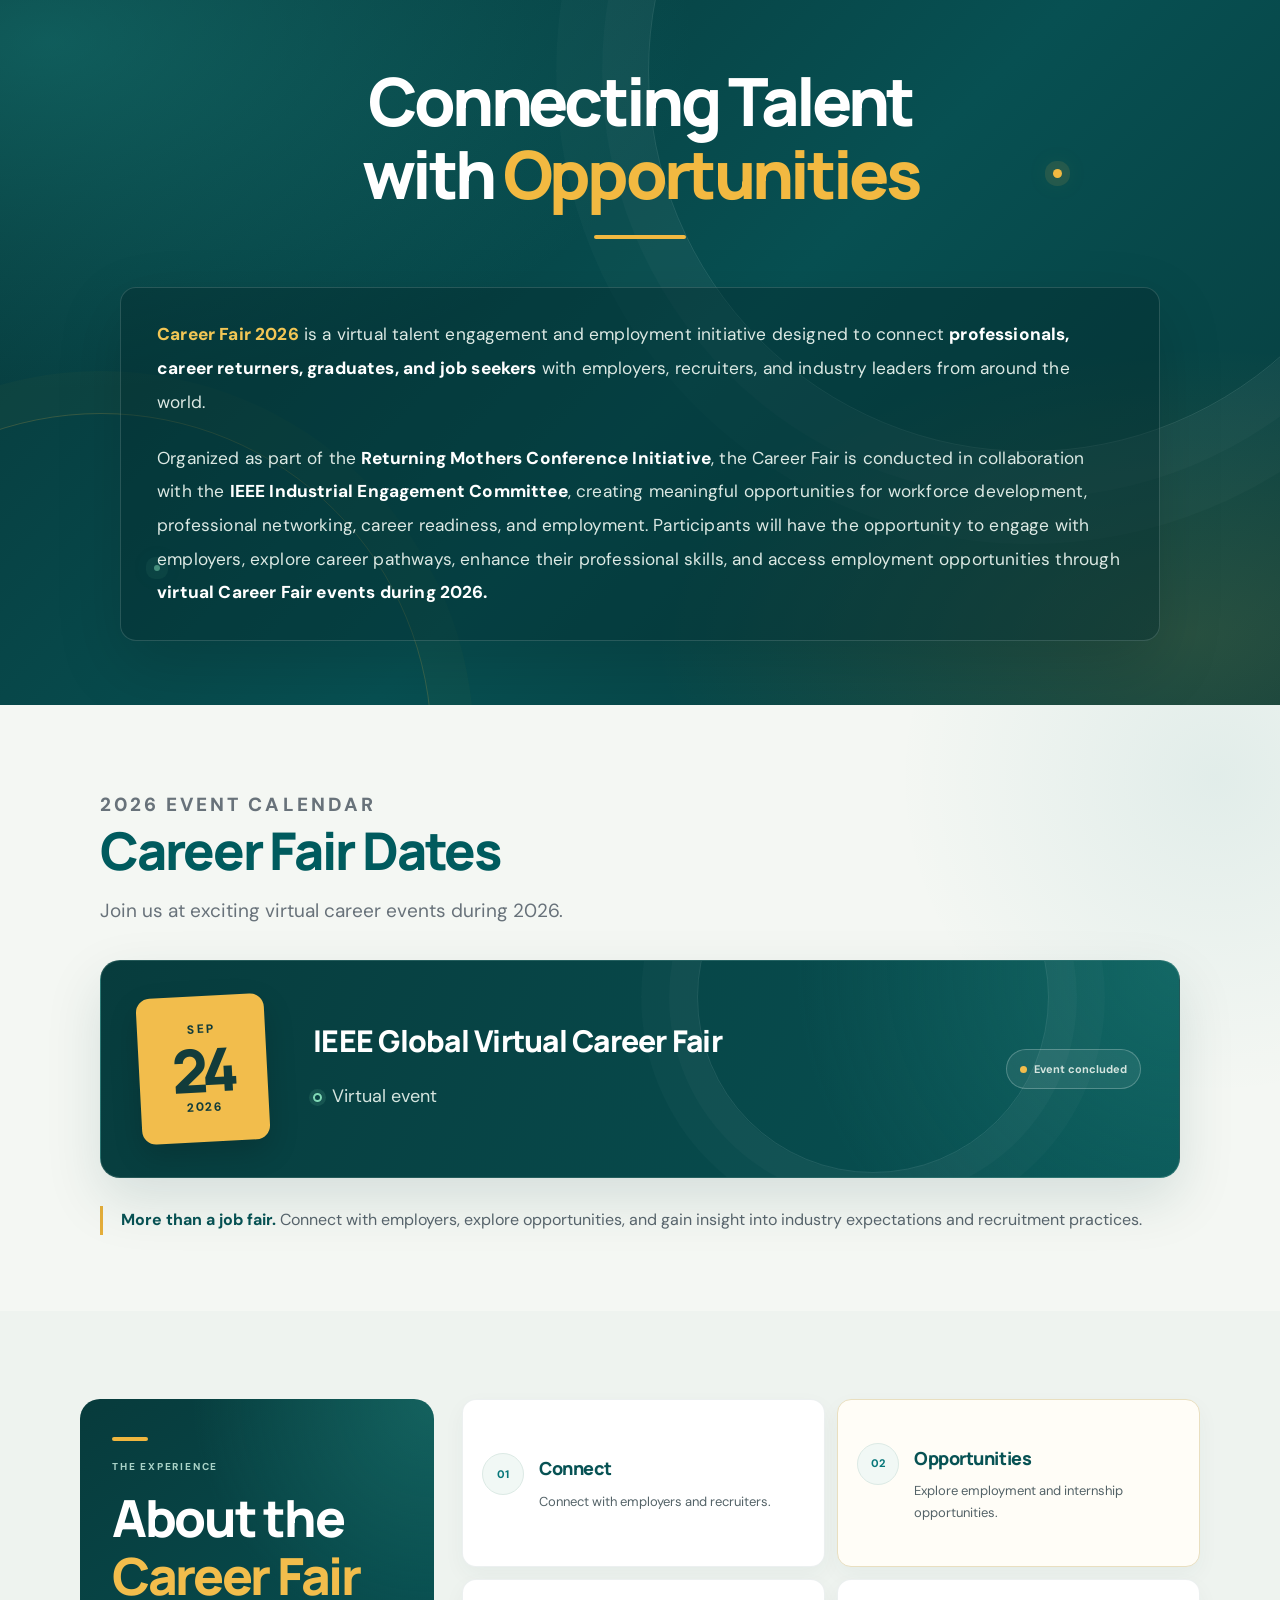
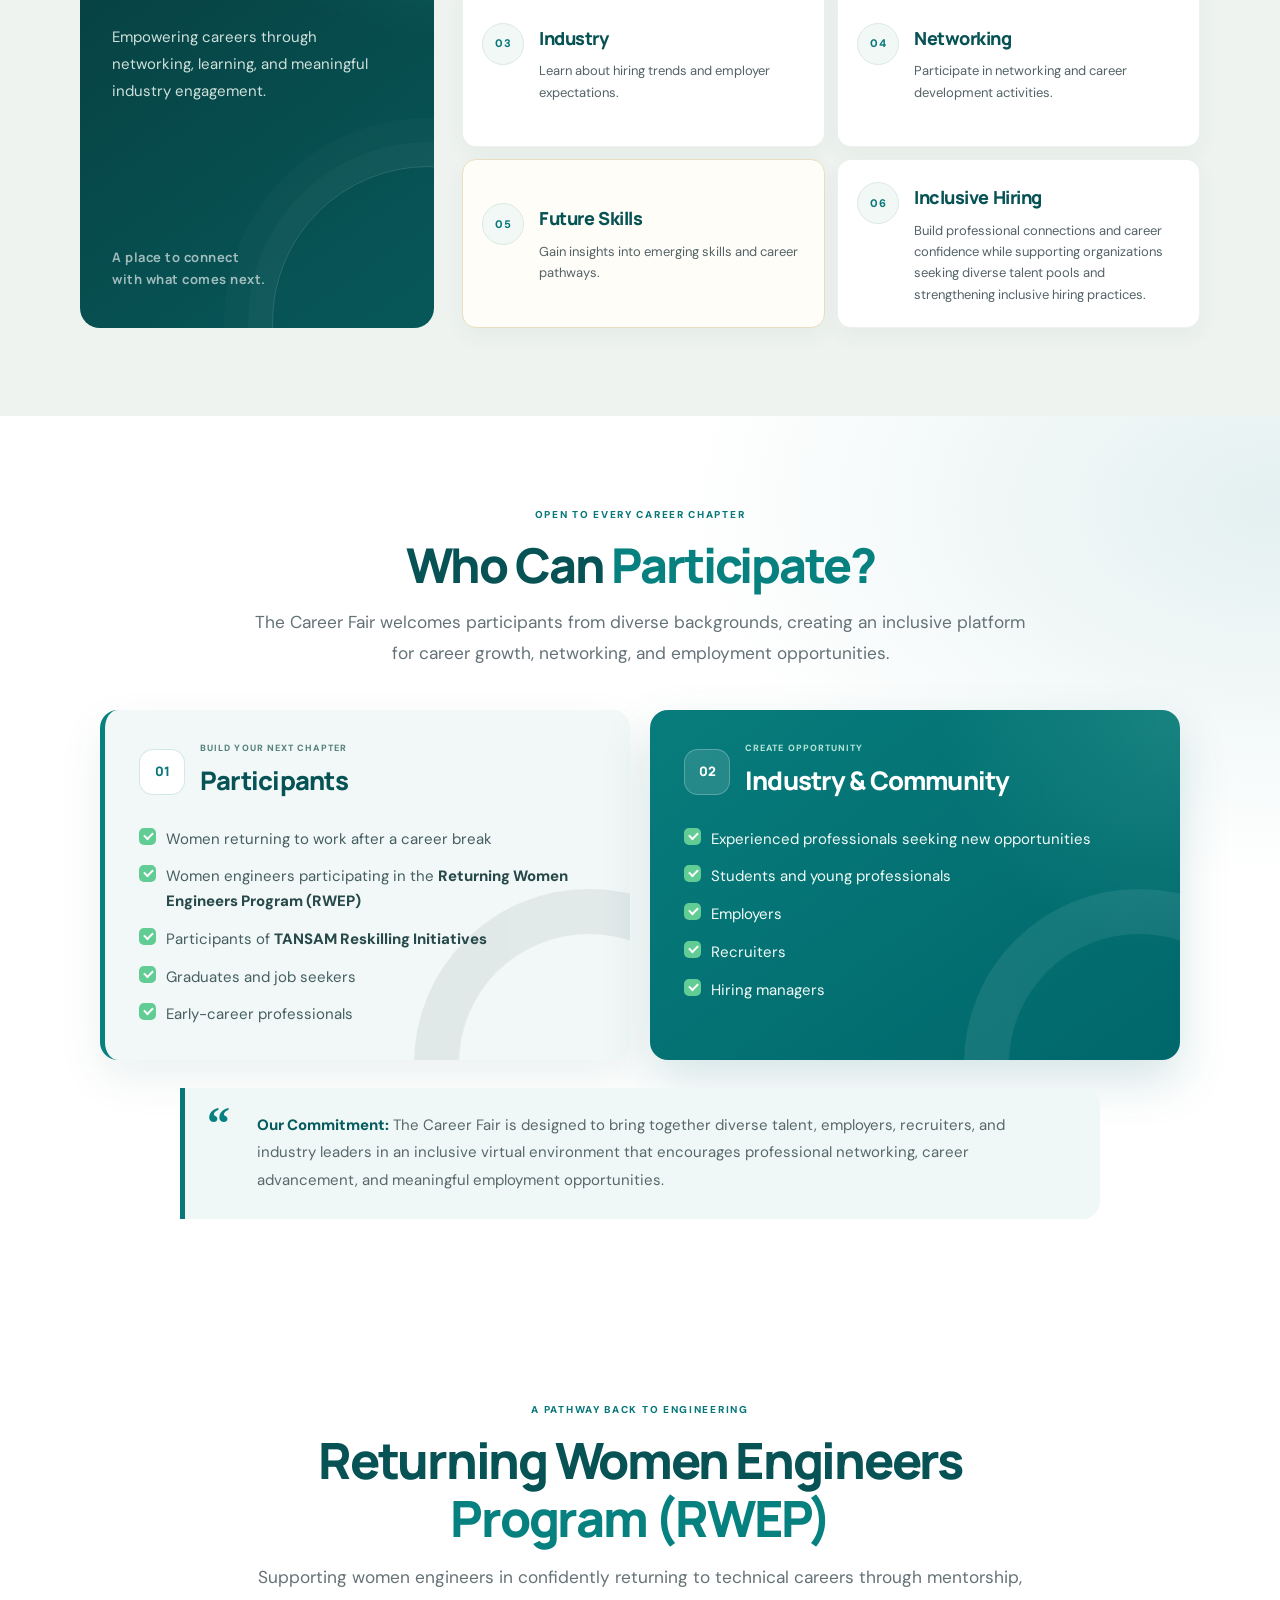
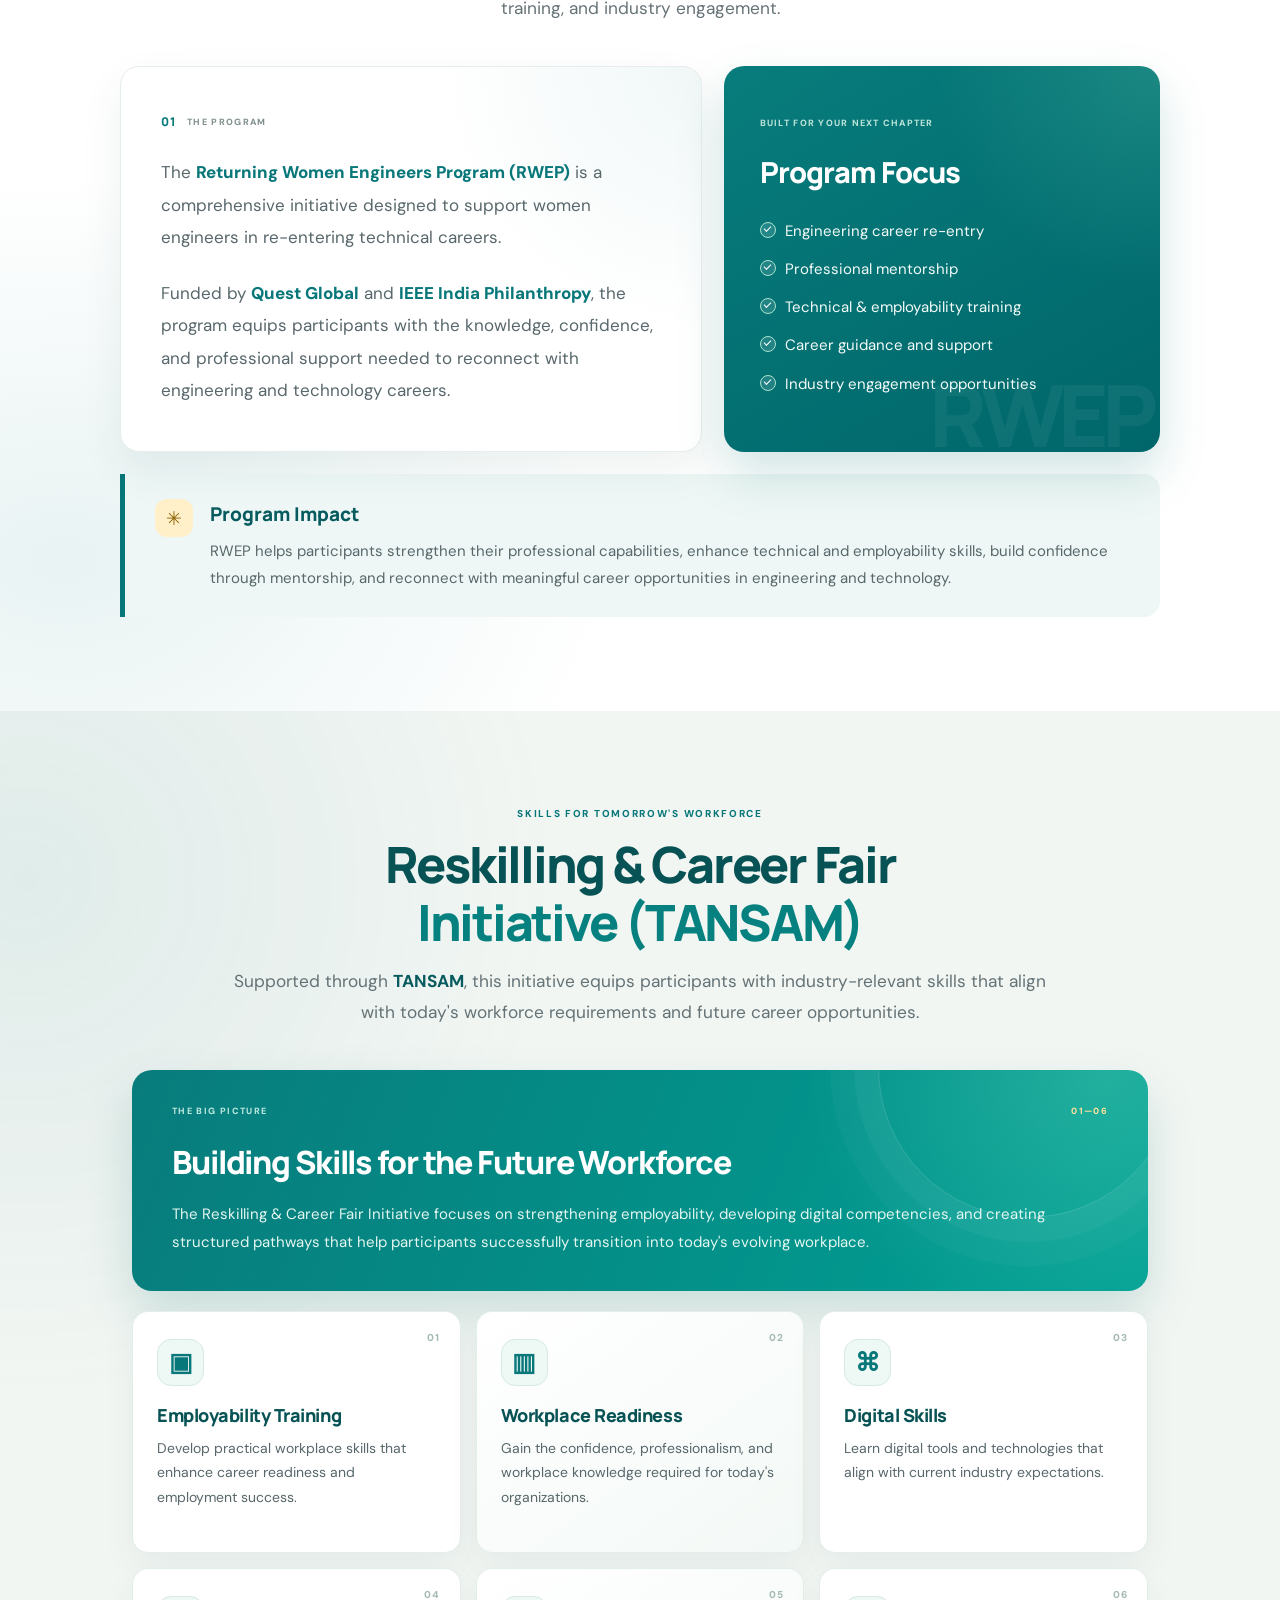
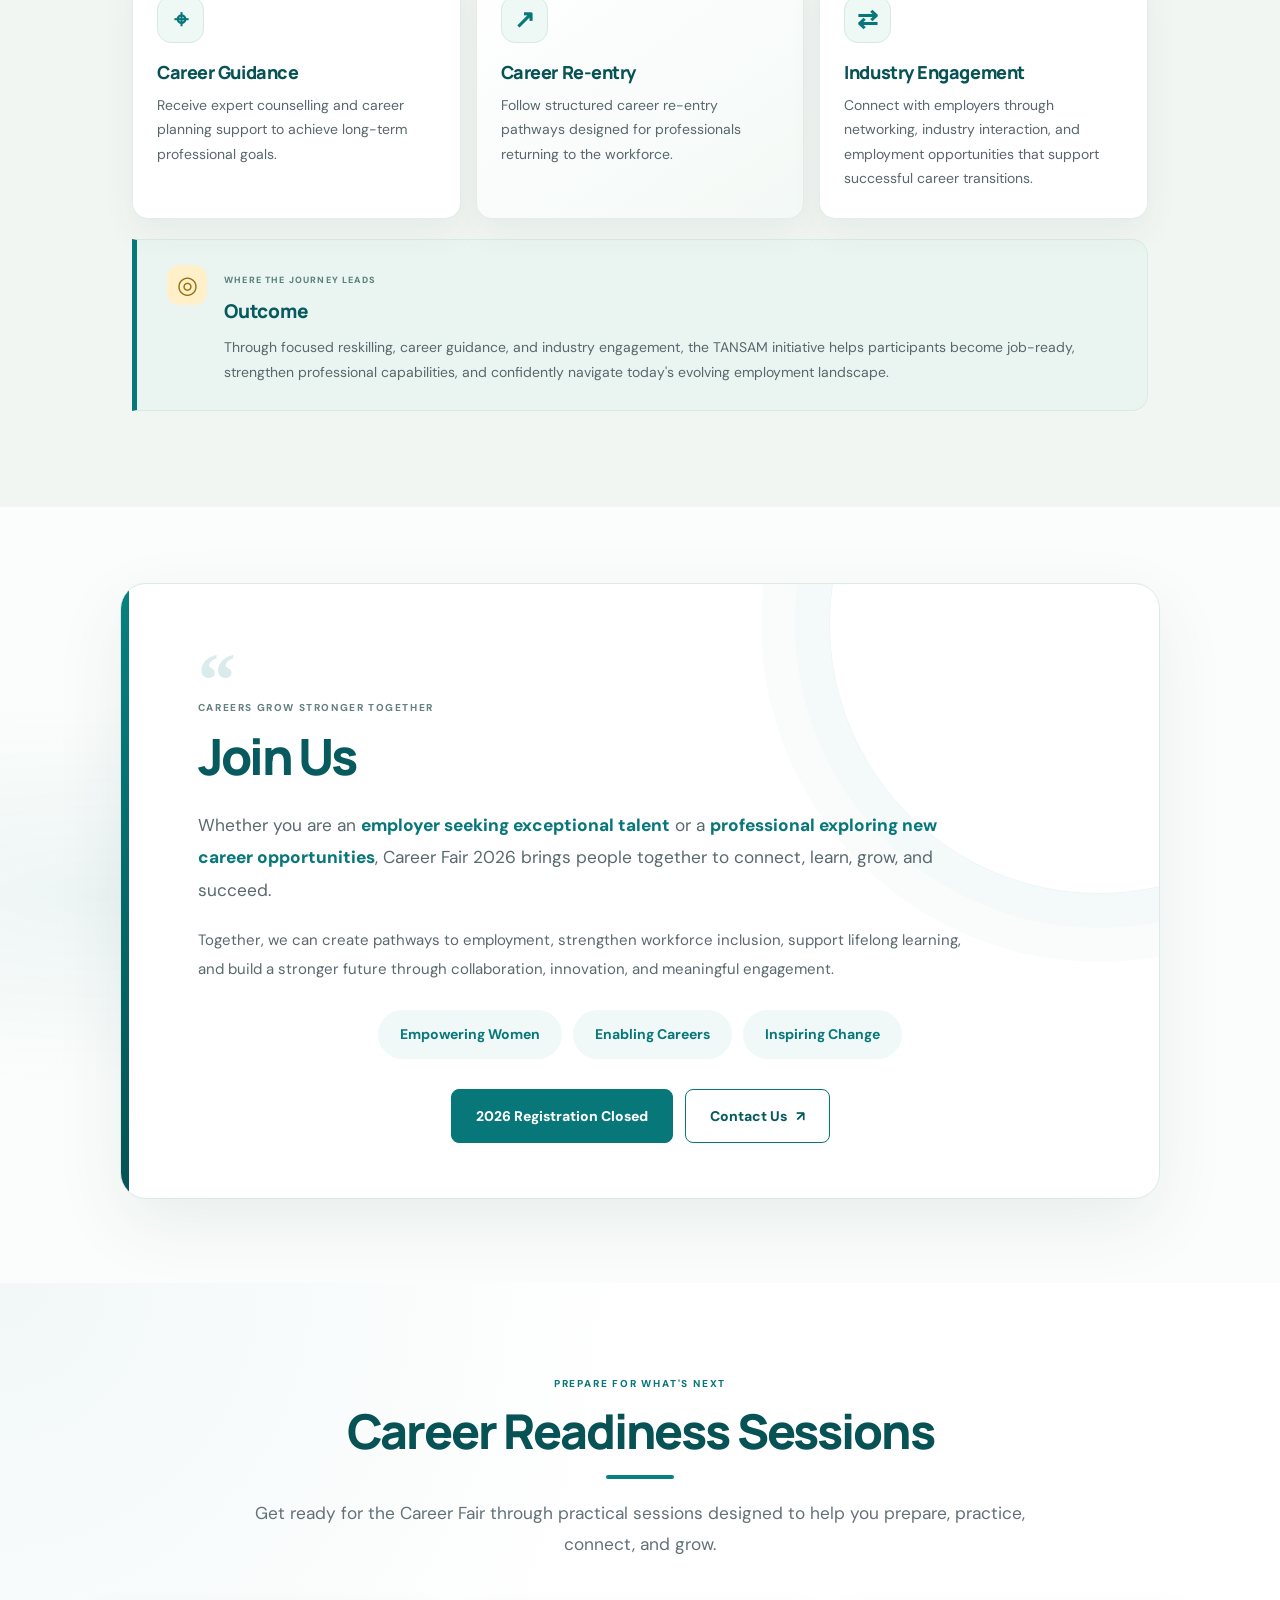
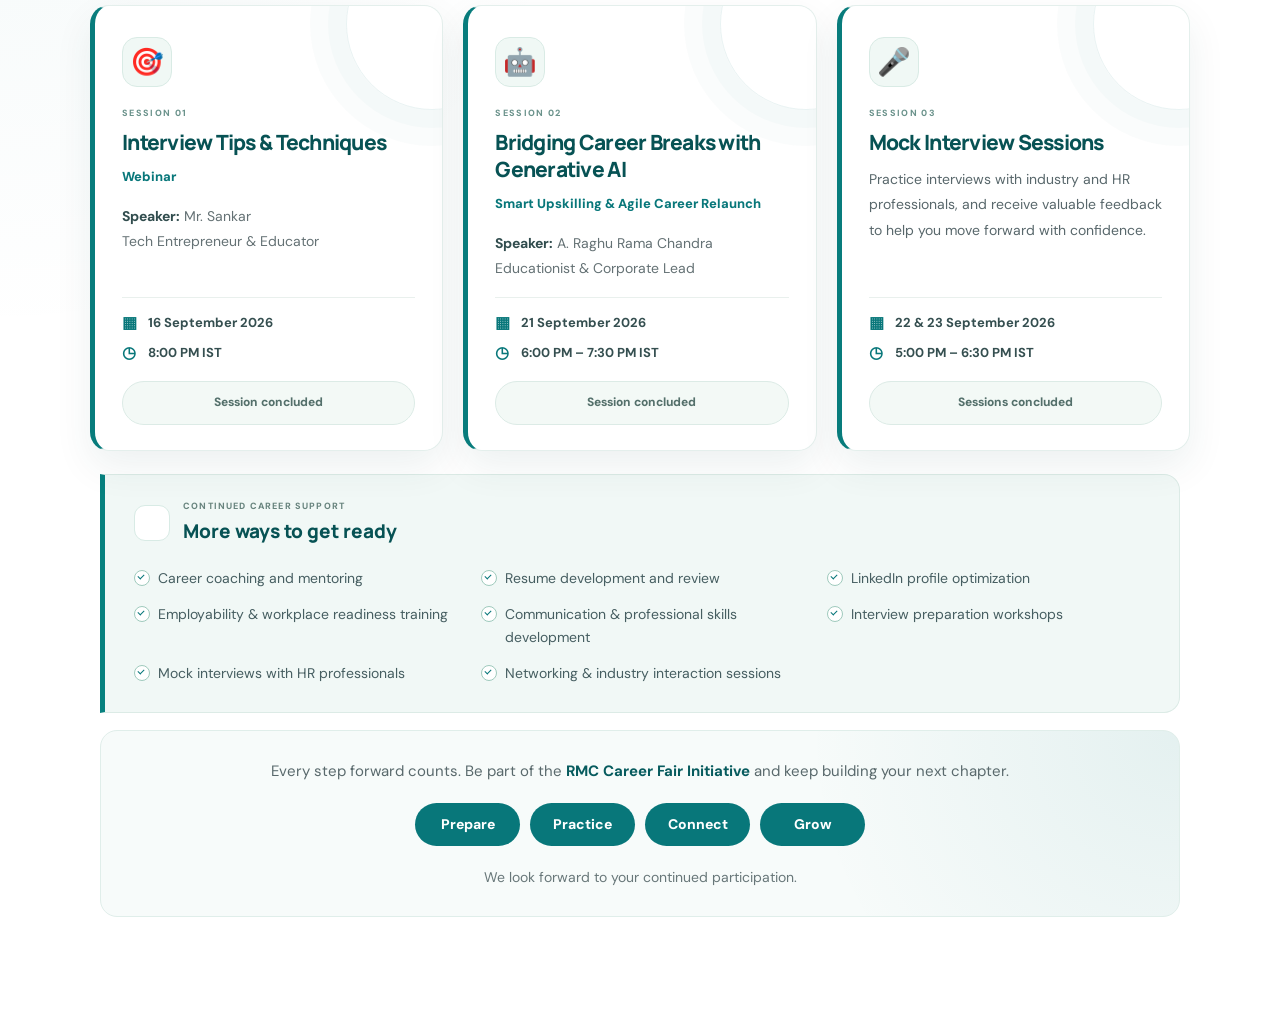
<file: career-fair.html>
<!doctype html>
<html lang="en">
  <head>
    <meta charset="utf-8">
    <meta name="viewport" content="width=device-width, initial-scale=1">
    <meta name="theme-color" content="#ffffff">
    <meta name="description" content="Career Fair 2026 connects professionals, career returners, graduates, and job seekers with employers and industry leaders.">
    <title>Career Fair 2026 | IEEE Returning Mothers Conference</title>
    <link rel="preconnect" href="https://fonts.googleapis.com">
    <link rel="preconnect" href="https://fonts.gstatic.com" crossorigin>
    <link href="https://fonts.googleapis.com/css2?family=DM+Sans:wght@400;500;600;700;800&family=Manrope:wght@400;500;600;700;800&display=swap" rel="stylesheet">
    <link rel="stylesheet" href="styles.css">
    <link rel="stylesheet" href="career-fair.css">
    <script src="career-fair.js" defer></script>
  </head>
  <body class="career-fair-page">
    <main>
      <section class="career-intro-only" aria-labelledby="career-intro-title">
        <div class="career-intro-orbit career-intro-orbit-one" aria-hidden="true"></div>
        <div class="career-intro-orbit career-intro-orbit-two" aria-hidden="true"></div>
        <div class="career-intro-content">
          <h1 id="career-intro-title">Connecting Talent<br>with <em>Opportunities</em></h1>
          <span class="career-intro-divider" aria-hidden="true"></span>
          <div class="career-intro-copy">
            <p><strong>Career Fair 2026</strong> is a virtual talent engagement and employment initiative designed to connect <b>professionals, career returners, graduates, and job seekers</b> with employers, recruiters, and industry leaders from around the world.</p>
            <p>Organized as part of the <b>Returning Mothers Conference Initiative</b>, the Career Fair is conducted in collaboration with the <b>IEEE Industrial Engagement Committee</b>, creating meaningful opportunities for workforce development, professional networking, career readiness, and employment. Participants will have the opportunity to engage with employers, explore career pathways, enhance their professional skills, and access employment opportunities through <b>virtual Career Fair events during 2026.</b></p>
          </div>
        </div>
      </section>

      <section class="career-dates" aria-labelledby="career-dates-title">
        <header class="career-dates-heading">
          <p class="career-dates-kicker">2026 EVENT CALENDAR</p>
          <h2 id="career-dates-title">Career Fair Dates</h2>
          <p>Join us at exciting virtual career events during 2026.</p>
        </header>
        <article class="career-event-card">
          <div class="career-event-date-block" aria-label="24 September 2026">
            <span>SEP</span>
            <strong>24</strong>
            <small>2026</small>
          </div>
          <div class="career-event-details">
            <h3>IEEE Global Virtual Career Fair</h3>
            <p class="career-event-format"><span aria-hidden="true"></span>Virtual event</p>
          </div>
          <span class="career-event-status"><span aria-hidden="true"></span>Event concluded</span>
        </article>
        <p class="career-dates-note"><strong>More than a job fair.</strong> Connect with employers, explore opportunities, and gain insight into industry expectations and recruitment practices.</p>
      </section>

      <section class="career-about" aria-labelledby="career-about-title">
        <div class="career-about-layout">
          <header class="career-about-heading">
            <span class="career-about-mark" aria-hidden="true"></span>
            <p>THE EXPERIENCE</p>
            <h2 id="career-about-title">About the <em>Career Fair</em></h2>
            <span class="career-about-subtitle">Empowering careers through networking, learning, and meaningful industry engagement.</span>
            <span class="career-about-heading-note">A place to connect<br>with what comes next.</span>
          </header>
          <div class="career-benefit-grid">
            <article class="career-benefit-card">
              <span class="career-benefit-number">01</span>
              <span class="career-benefit-icon" aria-hidden="true">🤝</span>
              <div><h3>Connect</h3><p>Connect with employers and recruiters.</p></div>
            </article>
            <article class="career-benefit-card career-benefit-featured">
              <span class="career-benefit-number">02</span>
              <span class="career-benefit-icon" aria-hidden="true">💼</span>
              <div><h3>Opportunities</h3><p>Explore employment and internship opportunities.</p></div>
            </article>
            <article class="career-benefit-card">
              <span class="career-benefit-number">03</span>
              <span class="career-benefit-icon" aria-hidden="true">📈</span>
              <div><h3>Industry</h3><p>Learn about hiring trends and employer expectations.</p></div>
            </article>
            <article class="career-benefit-card">
              <span class="career-benefit-number">04</span>
              <span class="career-benefit-icon" aria-hidden="true">🌐</span>
              <div><h3>Networking</h3><p>Participate in networking and career development activities.</p></div>
            </article>
            <article class="career-benefit-card career-benefit-featured">
              <span class="career-benefit-number">05</span>
              <span class="career-benefit-icon" aria-hidden="true">🚀</span>
              <div><h3>Future Skills</h3><p>Gain insights into emerging skills and career pathways.</p></div>
            </article>
            <article class="career-benefit-card">
              <span class="career-benefit-number">06</span>
              <span class="career-benefit-icon" aria-hidden="true">✳️</span>
              <div><h3>Inclusive Hiring</h3><p>Build professional connections and career confidence while supporting organizations seeking diverse talent pools and strengthening inclusive hiring practices.</p></div>
            </article>
          </div>
        </div>
      </section>

      <section class="career-audience" aria-labelledby="career-audience-title">
        <header class="career-audience-heading">
          <span class="career-audience-kicker">OPEN TO EVERY CAREER CHAPTER</span>
          <h2 id="career-audience-title">Who can <em>participate?</em></h2>
          <p>The Career Fair welcomes participants from diverse backgrounds, creating an inclusive platform for career growth, networking, and employment opportunities.</p>
        </header>
        <div class="career-audience-panels">
          <article class="career-audience-panel career-audience-participants">
            <header>
              <span class="career-audience-icon" aria-hidden="true">01</span>
              <div><span class="career-audience-label">BUILD YOUR NEXT CHAPTER</span><h3>Participants</h3></div>
            </header>
            <ul>
              <li>Women returning to work after a career break</li>
              <li>Women engineers participating in the <strong>Returning Women Engineers Program (RWEP)</strong></li>
              <li>Participants of <strong>TANSAM Reskilling Initiatives</strong></li>
              <li>Graduates and job seekers</li>
              <li>Early-career professionals</li>
            </ul>
          </article>
          <article class="career-audience-panel career-audience-industry">
            <header>
              <span class="career-audience-icon" aria-hidden="true">02</span>
              <div><span class="career-audience-label">CREATE OPPORTUNITY</span><h3>Industry &amp; Community</h3></div>
            </header>
            <ul>
              <li>Experienced professionals seeking new opportunities</li>
              <li>Students and young professionals</li>
              <li>Employers</li>
              <li>Recruiters</li>
              <li>Hiring managers</li>
            </ul>
          </article>
        </div>
        <aside class="career-audience-commitment">
          <span class="career-commitment-mark" aria-hidden="true">“</span>
          <p><strong>Our commitment:</strong> The Career Fair is designed to bring together diverse talent, employers, recruiters, and industry leaders in an inclusive virtual environment that encourages professional networking, career advancement, and meaningful employment opportunities.</p>
        </aside>
      </section>

     

      <section class="career-rwep" aria-labelledby="career-rwep-title">
        <header class="career-rwep-heading">
          <span class="career-rwep-kicker">A PATHWAY BACK TO ENGINEERING</span>
          <h2 id="career-rwep-title">Returning Women Engineers<br><em>Program (RWEP)</em></h2>
          <p>Supporting women engineers in confidently returning to technical careers through mentorship, training, and industry engagement.</p>
        </header>
        <div class="career-rwep-main">
          <div class="career-rwep-story">
            <span class="career-rwep-index">01 <span>THE PROGRAM</span></span>
            <p>The <strong>Returning Women Engineers Program (RWEP)</strong> is a comprehensive initiative designed to support women engineers in re-entering technical careers.</p>
            <p>Funded by <strong>Quest Global</strong> and <strong>IEEE India Philanthropy</strong>, the program equips participants with the knowledge, confidence, and professional support needed to reconnect with engineering and technology careers.</p>
          </div>
          <aside class="career-rwep-focus">
            <span class="career-rwep-focus-label">BUILT FOR YOUR NEXT CHAPTER</span>
            <h3>Program Focus</h3>
            <ul>
              <li>Engineering career re-entry</li>
              <li>Professional mentorship</li>
              <li>Technical &amp; employability training</li>
              <li>Career guidance and support</li>
              <li>Industry engagement opportunities</li>
            </ul>
            <span class="career-rwep-focus-decoration" aria-hidden="true">RWEP</span>
          </aside>
        </div>
        <aside class="career-rwep-impact">
          <span class="career-rwep-impact-icon" aria-hidden="true">✳</span>
          <div>
            <h3>Program Impact</h3>
            <p>RWEP helps participants strengthen their professional capabilities, enhance technical and employability skills, build confidence through mentorship, and reconnect with meaningful career opportunities in engineering and technology.</p>
          </div>
        </aside>
      </section>

      <section class="career-tansam" aria-labelledby="career-tansam-title">
        <header class="career-tansam-heading">
          <span class="career-tansam-kicker">SKILLS FOR TOMORROW'S WORKFORCE</span>
          <h2 id="career-tansam-title">Reskilling &amp; Career Fair<br><em>Initiative (TANSAM)</em></h2>
          <p>Supported through <strong>TANSAM</strong>, this initiative equips participants with industry-relevant skills that align with today's workforce requirements and future career opportunities.</p>
        </header>
        <div class="career-tansam-feature">
          <span class="career-tansam-feature-index">THE BIG PICTURE <strong>01—06</strong></span>
          <h3>Building Skills for the Future Workforce</h3>
          <p>The Reskilling &amp; Career Fair Initiative focuses on strengthening employability, developing digital competencies, and creating structured pathways that help participants successfully transition into today's evolving workplace.</p>
          <span class="career-tansam-feature-orbit" aria-hidden="true"></span>
        </div>
        <div class="career-tansam-grid">
          <article class="career-tansam-card">
            <span class="career-tansam-card-number">01</span>
            <span class="career-tansam-card-icon" aria-hidden="true">▣</span>
            <h3>Employability Training</h3>
            <p>Develop practical workplace skills that enhance career readiness and employment success.</p>
          </article>
          <article class="career-tansam-card">
            <span class="career-tansam-card-number">02</span>
            <span class="career-tansam-card-icon" aria-hidden="true">▥</span>
            <h3>Workplace Readiness</h3>
            <p>Gain the confidence, professionalism, and workplace knowledge required for today's organizations.</p>
          </article>
          <article class="career-tansam-card">
            <span class="career-tansam-card-number">03</span>
            <span class="career-tansam-card-icon" aria-hidden="true">⌘</span>
            <h3>Digital Skills</h3>
            <p>Learn digital tools and technologies that align with current industry expectations.</p>
          </article>
          <article class="career-tansam-card">
            <span class="career-tansam-card-number">04</span>
            <span class="career-tansam-card-icon" aria-hidden="true">⌖</span>
            <h3>Career Guidance</h3>
            <p>Receive expert counselling and career planning support to achieve long-term professional goals.</p>
          </article>
          <article class="career-tansam-card">
            <span class="career-tansam-card-number">05</span>
            <span class="career-tansam-card-icon" aria-hidden="true">↗</span>
            <h3>Career Re-entry</h3>
            <p>Follow structured career re-entry pathways designed for professionals returning to the workforce.</p>
          </article>
          <article class="career-tansam-card">
            <span class="career-tansam-card-number">06</span>
            <span class="career-tansam-card-icon" aria-hidden="true">⇄</span>
            <h3>Industry Engagement</h3>
            <p>Connect with employers through networking, industry interaction, and employment opportunities that support successful career transitions.</p>
          </article>
        </div>
        <aside class="career-tansam-outcome">
          <span class="career-tansam-outcome-icon" aria-hidden="true">◎</span>
          <div>
            <span class="career-tansam-outcome-label">WHERE THE JOURNEY LEADS</span>
            <h3>Outcome</h3>
            <p>Through focused reskilling, career guidance, and industry engagement, the TANSAM initiative helps participants become job-ready, strengthen professional capabilities, and confidently navigate today's evolving employment landscape.</p>
          </div>
        </aside>
      </section>

      <section class="career-registration" aria-labelledby="career-registration-title">
        <div class="career-join-card">
          <span class="career-join-decoration" aria-hidden="true"></span>
          <div class="career-join-content">
            <span class="career-join-quote" aria-hidden="true">“</span>
            <header class="career-join-heading">
              <span class="career-join-kicker">CAREERS GROW STRONGER TOGETHER</span>
              <h2 id="career-registration-title">Join Us</h2>
            </header>
            <div class="career-join-copy">
              <p>Whether you are an <strong>employer seeking exceptional talent</strong> or a <strong>professional exploring new career opportunities</strong>, Career Fair 2026 brings people together to connect, learn, grow, and succeed.</p>
              <p>Together, we can create pathways to employment, strengthen workforce inclusion, support lifelong learning, and build a stronger future through collaboration, innovation, and meaningful engagement.</p>
            </div>
            <ul class="career-join-pillars" aria-label="Career Fair values">
              <li>Empowering Women</li>
              <li>Enabling Careers</li>
              <li>Inspiring Change</li>
            </ul>
            <div class="career-join-actions">
              <span class="career-join-closed" role="status">2026 Registration Closed</span>
              <a class="career-join-contact" href="index.html#contact">Contact Us <span aria-hidden="true">↗</span></a>
            </div>
          </div>
        </div>
      </section>
       <section class="career-readiness" aria-labelledby="career-readiness-title">
        <header class="career-readiness-heading">
          <span class="career-readiness-kicker">PREPARE FOR WHAT'S NEXT</span>
          <h2 id="career-readiness-title">Career Readiness Sessions</h2>
          <span class="career-readiness-divider" aria-hidden="true"></span>
          <p>Get ready for the Career Fair through practical sessions designed to help you prepare, practice, connect, and grow.</p>
        </header>
        <div class="career-readiness-grid">
          <article class="career-readiness-card">
            <span class="career-readiness-icon" aria-hidden="true">🎯</span>
            <span class="career-readiness-step">SESSION 01</span>
            <h3>Interview Tips &amp; Techniques</h3>
            <span class="career-readiness-format">Webinar</span>
            <p class="career-readiness-speaker"><strong>Speaker:</strong> Mr. Sankar<br>Tech Entrepreneur &amp; Educator</p>
            <div class="career-readiness-meta">
              <span><span aria-hidden="true">▦</span><time datetime="2026-09-16">16 September 2026</time></span>
              <span><span aria-hidden="true">◷</span>8:00 PM IST</span>
            </div>
            <span class="career-readiness-status" role="status">Session concluded</span>
          </article>
          <article class="career-readiness-card">
            <span class="career-readiness-icon" aria-hidden="true">🤖</span>
            <span class="career-readiness-step">SESSION 02</span>
            <h3>Bridging Career Breaks with Generative AI</h3>
            <span class="career-readiness-format">Smart Upskilling &amp; Agile Career Relaunch</span>
            <p class="career-readiness-speaker"><strong>Speaker:</strong> A. Raghu Rama Chandra<br>Educationist &amp; Corporate Lead</p>
            <div class="career-readiness-meta">
              <span><span aria-hidden="true">▦</span><time datetime="2026-09-21">21 September 2026</time></span>
              <span><span aria-hidden="true">◷</span>6:00 PM – 7:30 PM IST</span>
            </div>
            <span class="career-readiness-status" role="status">Session concluded</span>
          </article>
          <article class="career-readiness-card">
            <span class="career-readiness-icon" aria-hidden="true">🎤</span>
            <span class="career-readiness-step">SESSION 03</span>
            <h3>Mock Interview Sessions</h3>
            <p>Practice interviews with industry and HR professionals, and receive valuable feedback to help you move forward with confidence.</p>
            <div class="career-readiness-meta">
              <span><span aria-hidden="true">▦</span><time datetime="2026-09-22">22 &amp; 23 September 2026</time></span>
              <span><span aria-hidden="true">◷</span>5:00 PM – 6:30 PM IST</span>
            </div>
            <span class="career-readiness-status" role="status">Sessions concluded</span>
          </article>
        </div>
        <aside class="career-activities">
          <div class="career-activities-heading">
            <span class="career-activities-mark" aria-hidden="true"></span>
            <div><span class="career-activities-kicker">CONTINUED CAREER SUPPORT</span><h3>More ways to get ready</h3></div>
          </div>
          <ul>
            <li>Career coaching and mentoring</li>
            <li>Resume development and review</li>
            <li>LinkedIn profile optimization</li>
            <li>Employability &amp; workplace readiness training</li>
            <li>Communication &amp; professional skills development</li>
            <li>Interview preparation workshops</li>
            <li>Mock interviews with HR professionals</li>
            <li>Networking &amp; industry interaction sessions</li>
          </ul>
        </aside>
        <aside class="career-readiness-outro">
          <p>Every step forward counts. Be part of the <strong>RMC Career Fair Initiative</strong> and keep building your next chapter.</p>
          <ul aria-label="Career readiness journey">
            <li>Prepare</li>
            <li>Practice</li>
            <li>Connect</li>
            <li>Grow</li>
          </ul>
          <span>We look forward to your continued participation.</span>
        </aside>
      </section>
    </main>
  </body>
</html>
</file>
<file: styles.css>
:root {
  --teal: #08777a;
  --deep-teal: #075e62;
  --ink: #173d3e;
  --gold: #f2a316;
  --paper: #fbfaf7;
  --muted: #647676;
  --font-display: "Manrope", "DM Sans", sans-serif;
  --font-body: "DM Sans", Arial, sans-serif;
}

* { box-sizing: border-box; }
html { scroll-behavior: smooth; scroll-padding-top: 100px; }
body { margin: 0; color: var(--ink); background: var(--paper); font-family: var(--font-body); font-size: 16px; line-height: 1.65; }
img { display: block; max-width: 100%; }
a { color: inherit; text-decoration: none; }
button { font: inherit; }
.announcement { display: flex; justify-content: center; gap: 13px; padding: 8px 20px; color: #fff; background: var(--deep-teal); font-size: 11px; font-weight: 600; letter-spacing: .08em; text-transform: uppercase; }
.announcement-divider { color: var(--gold); }
.site-header { display: flex; align-items: center; min-height: 88px; padding: 12px max(5.8vw, 24px); background: rgba(251,250,247,.97); box-shadow: 0 6px 25px rgba(18,56,53,.07); }
.brand { display: inline-flex; align-items: center; flex: 0 0 auto; gap: 9px; color: var(--teal); }
.brand-mark { display: grid; width: 43px; height: 43px; place-items: center; }
.brand-mark svg { width: 100%; }
.brand-copy { display: flex; flex-direction: column; line-height: 1.12; }
.brand-copy strong { font-family: var(--font-display); font-size: 14px; letter-spacing: -.04em; }
.brand-copy span { margin-top: 3px; font-size: 8px; font-weight: 700; letter-spacing: .13em; }
.brand-year { align-self: center; margin-left: 5px; padding-left: 9px; border-left: 1px solid #d9d8ce; color: var(--gold); font-size: 11px; font-weight: 700; }
.hero { position: relative; display: flex; min-height: 710px; align-items: center; overflow: hidden; color: white; background: #263b3a; }
.hero-slideshow { position: absolute; z-index: 0; inset: 0; overflow: hidden; background: #263b3a; }
.hero-slide { position: absolute; inset: 0; width: 100%; height: 100%; object-fit: cover; object-position: center 47%; opacity: 0; transition: opacity 1.5s ease; }
.hero-slide.is-active { z-index: 1; opacity: 1; }
.hero-shade { position: absolute; z-index: 2; inset: 0; background: linear-gradient(90deg, rgba(5,54,43,.84) 0%, rgba(5,54,43,.76) 36%, rgba(5,54,43,.52) 58%, rgba(5,54,43,.2) 82%, rgba(5,54,43,.06) 100%), linear-gradient(0deg, rgba(5,54,43,.2), transparent 48%); }
.hero-content { position: relative; z-index: 3; width: min(1100px, 100%); padding: 77px 8vw 110px; animation: hero-content-arrive .8s ease both; transform: translateY(-68px); }
@keyframes hero-content-arrive {
  from { opacity: 0; }
  to { opacity: 1; }
}
.hero-content > .eyebrow { margin-bottom: 24px; font-size: 12px; }
.eyebrow { display: flex; align-items: center; gap: 10px; margin: 0 0 15px; color: var(--teal); font-size: 10px; font-weight: 700; letter-spacing: .17em; text-transform: uppercase; }
.eyebrow > span { display: inline-block; width: 20px; height: 2px; background: var(--gold); }
.eyebrow-light { color: #d0e5df; }
.hero h1, h2 { margin: 0; font-family: var(--font-display); font-weight: 800; letter-spacing: -.065em; line-height: 1.04; }
.hero h1 { max-width: 790px; font-size: clamp(50px, 7.2vw, 90px); line-height: 1.1; }
.hero h1 span { color: #f4ba42; }
.hero-theme { max-width: 720px; margin: 30px 0 34px; color: #f4f1e9; font-size: clamp(17px, 2vw, 22px); font-style: italic; font-weight: 600; }
.event-details { display: flex; flex-wrap: wrap; gap: 14px; }
.event-details span { display: flex; align-items: center; gap: 10px; padding: 11px 17px; border: 1px solid #ffffff3f; border-radius: 30px; background: #063e4080; font-size: 16px; font-weight: 600; }
.event-details svg { width: 20px; height: 20px; fill: none; stroke: var(--gold); stroke-linecap: round; stroke-linejoin: round; stroke-width: 1.7; }
.hero-actions { display: flex; flex-wrap: wrap; gap: 12px; margin-top: 32px; }
.hero-actions .button { min-height: 56px; padding: 15px 24px; font-size: 16px; }
.button { display: inline-flex; min-height: 46px; align-items: center; justify-content: center; gap: 14px; padding: 11px 18px; border: 1px solid transparent; border-radius: 3px; font-size: 12px; font-weight: 700; cursor: pointer; transition: transform .2s ease, background .2s ease; }
.button:hover { transform: translateY(-2px); }
.button-gold { color: #242a20; background: var(--gold); }
.button-gold:hover { background: #ffc145; }
.button-outline { border-color: #ffffff88; color: white; background: #ffffff12; }
.button-outline:hover { background: #ffffff24; }
.button-teal { color: white; background: var(--teal); }
.button-teal:hover { background: var(--deep-teal); }
.button-light { color: var(--deep-teal); background: #f8f6ed; }
.button-light:hover { background: white; }
.countdown-wrap { display: flex; max-width: 650px; gap: 12px; margin-top: 42px; }
.countdown-item { display: flex; min-width: 145px; min-height: 92px; align-items: baseline; justify-content: center; gap: 6px; padding: 17px 14px; border: 1px solid #ffffff73; border-radius: 16px; background: #08777abd; box-shadow: 0 9px 25px #072c2e40; }
.countdown-item strong { font-family: var(--font-display); font-size: 46px; font-weight: 600; line-height: 1; }
.countdown-item span { font-size: 14px; font-weight: 700; }
.scroll-cue { position: absolute; z-index: 3; right: 6vw; bottom: 35px; display: flex; align-items: center; gap: 10px; color: #eff5ee; font-size: 10px; letter-spacing: .08em; text-transform: uppercase; }
.scroll-cue > span { width: 25px; height: 1px; background: var(--gold); }
.latest-updates { position: relative; z-index: 4; display: flex; width: min(1320px, calc(100% - 64px)); min-height: 100px; align-items: stretch; gap: 0; margin: -42px auto 0; padding: 7px; overflow: hidden; border: 7px solid #28b889; border-radius: 19px; background: #28b889; box-shadow: 0 14px 32px rgba(11, 52, 45, .2); }
.latest-updates-label { display: flex; flex: 0 0 220px; align-items: center; justify-content: center; margin: 0; padding: 12px 20px; color: white; background: #104b62; font-family: var(--font-display); font-size: 19px; font-weight: 800; letter-spacing: -.03em; }
.latest-update-message { display: flex; flex: 1 1 auto; min-width: 0; align-items: center; justify-content: center; margin: 0; padding: 12px 24px; overflow: hidden; color: #344448; background: white; font-size: 18px; font-weight: 600; text-align: center; text-overflow: ellipsis; white-space: nowrap; }
.latest-update-controls { display: flex; flex: 0 0 auto; align-items: stretch; gap: 2px; padding: 0 8px; background: white; }
.latest-update-button { display: grid; width: 44px; place-items: center; border: 0; border-left: 1px solid #edf0ef; color: #104b62; background: white; font-size: 32px; line-height: 1; cursor: pointer; transition: color .2s ease, background .2s ease; }
.latest-update-button:hover { color: var(--teal); background: #eff8f5; }
.latest-update-button:focus-visible { outline: 2px solid var(--gold); outline-offset: -3px; }
.about-rmc { display: grid; grid-template-columns: minmax(0, .9fr) minmax(0, 1.1fr); align-items: center; gap: clamp(42px, 7vw, 100px); overflow: hidden; background: #f1f4f7; }
.about-rmc-copy { max-width: 570px; }
.about-rmc-copy h2 { color: var(--teal); font-size: clamp(40px, 4.6vw, 58px); letter-spacing: -.055em; }
.about-rmc-copy h2 em { color: #173d3e; }
.about-rmc-description { margin: 17px 0 30px; color: #455658; font-size: 16px; line-height: 1.9; text-align: justify; }
.about-rmc-award { position: relative; display: flex; min-height: 210px; align-items: center; gap: 38px; padding: 40px 52px; border: 1px solid #d2d7da; border-radius: 24px; background: #f1f3f5; box-shadow: 0 5px 14px rgba(31, 53, 59, .2); }
.about-rmc-award::before { position: absolute; inset: 18px; border-radius: 16px; background: #fff; content: ""; }
.about-rmc-award svg { position: relative; z-index: 1; flex: 0 0 72px; width: 72px; height: 72px; color: #16866f; animation: trophy-float 2.8s ease-in-out infinite; transform-origin: center bottom; }
@keyframes trophy-float {
  0%, 100% { transform: translateY(0) rotate(0); }
  50% { transform: translateY(-6px) rotate(-3deg); }
}
.about-rmc-award p { position: relative; z-index: 1; margin: 0; color: #ed8b00; font-family: var(--font-display); font-size: 24px; font-weight: 600; line-height: 1.15; }
.about-rmc-link { min-width: 190px; margin-top: 28px; font-size: 16px; }
.about-rmc-gallery { display: grid; min-height: 590px; grid-template-columns: 1fr 1fr; grid-template-rows: 1fr 1fr; align-items: center; gap: 24px; }
.about-rmc-photo { width: 100%; height: 215px; border-radius: 13px; object-fit: cover; box-shadow: 0 8px 22px rgba(31, 53, 59, .12); }
.about-rmc-photo { transition: transform .3s ease, box-shadow .3s ease; }
.about-rmc-photo:hover { z-index: 1; transform: translateY(-5px) scale(1.025); box-shadow: 0 15px 28px rgba(31, 53, 59, .2); }
.about-rmc-photo-one { align-self: start; }
.about-rmc-photo-two { align-self: center; margin-top: 65px; }
.about-rmc-photo-three { align-self: center; margin-bottom: 36px; }
.about-rmc-photo-four { align-self: end; }
.about-rmc.has-motion .about-rmc-copy > *,
.about-rmc.has-motion .about-rmc-photo { opacity: 0; transform: translateY(22px); transition: opacity .7s ease, transform .7s ease; }
.about-rmc.has-motion .about-rmc-copy > *:nth-child(2) { transition-delay: .08s; }
.about-rmc.has-motion .about-rmc-copy > *:nth-child(3) { transition-delay: .16s; }
.about-rmc.has-motion .about-rmc-copy > *:nth-child(4) { transition-delay: .24s; }
.about-rmc.has-motion .about-rmc-copy > *:nth-child(5) { transition-delay: .32s; }
.about-rmc.has-motion .about-rmc-photo-two { transition-delay: .12s; }
.about-rmc.has-motion .about-rmc-photo-three { transition-delay: .24s; }
.about-rmc.has-motion .about-rmc-photo-four { transition-delay: .36s; }
.about-rmc.has-motion.is-visible .about-rmc-copy > *,
.about-rmc.has-motion.is-visible .about-rmc-photo { opacity: 1; transform: translateY(0); }
.section-reveal { opacity: 0; transform: translateY(28px); transition: opacity .7s ease, transform .7s ease; }
.section-reveal.is-visible { opacity: 1; transform: translateY(0); }
.expectations-section { background: #f5f7f5; }
.expectations-heading { max-width: 800px; margin: 0 auto 38px; text-align: center; }
.expectations-heading .eyebrow { justify-content: center; }
.expectations-heading h2 { color: var(--teal); font-size: clamp(38px, 4.6vw, 58px); }
.expectations-heading h2 em { color: var(--ink); }
.expectations-grid { display: grid; max-width: 1220px; grid-template-columns: repeat(3, minmax(0, 1fr)); gap: 20px; margin: 0 auto; }
.expectation-card { padding: 30px 27px; border: 1px solid #e2e9e6; border-radius: 16px; background: #fff; box-shadow: 0 9px 26px rgba(31, 53, 59, .07); }
.expectation-card:nth-child(2) { background: #f8f5eb; }
.expectation-card:nth-child(3) { background: #edf4f4; }
.expectation-icon { display: grid; width: 58px; height: 58px; place-items: center; margin-bottom: 22px; border-radius: 16px; color: var(--teal); background: #e3f2ec; }
.expectation-card:nth-child(2) .expectation-icon { color: #9c6811; background: #f5e8c9; }
.expectation-card:nth-child(3) .expectation-icon { color: #276b70; background: #dceced; }
.expectation-icon svg { width: 34px; height: 34px; }
.expectation-card h3 { margin: 0; color: var(--teal); font-family: var(--font-display); font-size: 23px; font-weight: 800; letter-spacing: -.04em; line-height: 1.2; }
.expectation-card h4 { margin: 8px 0 13px; color: var(--ink); font-family: var(--font-display); font-size: 16px; font-weight: 700; line-height: 1.45; }
.expectation-card p { margin: 0; color: #546565; font-size: 14px; line-height: 1.8; }
.expectations-note { max-width: 1050px; margin: 30px auto 0; padding: 19px 24px; border-left: 3px solid var(--gold); color: #455658; background: #fff; font-size: 14px; line-height: 1.8; text-align: center; }
.announcements-section { background: #fff; }
.announcements-heading { display: flex; align-items: end; justify-content: space-between; gap: 24px; margin-bottom: 30px; }
.announcements-heading h2 { color: var(--teal); font-size: clamp(38px, 4.6vw, 58px); }
.announcements-heading h2 em { color: var(--ink); }
.announcement-carousel-controls { display: flex; align-items: center; gap: 10px; }
.announcement-slide-count { min-width: 62px; color: var(--muted); font-size: 12px; font-weight: 700; letter-spacing: .08em; }
.announcement-carousel-button { display: grid; width: 44px; height: 44px; place-items: center; border: 1px solid #8ed9b7; border-radius: 50%; color: #087f55; background: #e3f7ed; box-shadow: 0 3px 10px rgba(8, 127, 85, .12); font-size: 28px; line-height: 1; cursor: pointer; transition: color .2s ease, background .2s ease, border-color .2s ease, box-shadow .2s ease; }
.announcement-carousel-button:hover { border-color: #20aa73; color: #fff; background: #20aa73; box-shadow: 0 5px 14px rgba(8, 127, 85, .24); }
.announcement-carousel-button:focus-visible { outline: 3px solid var(--gold); outline-offset: 3px; }
.announcement-carousel { overflow: hidden; border-radius: 20px; box-shadow: 0 15px 38px rgba(31, 53, 59, .12); }
.announcement-carousel-track { display: flex; transition: transform .55s ease; }
.announcement-card { display: grid; flex: 0 0 100%; height: 328px; min-height: 217px; grid-template-columns: minmax(0, .95fr) minmax(0, 1.05fr); align-items: stretch; background: #f1f4f7; }
.announcement-card > img { width: 100%; height: 100%; min-height: 0; object-fit: cover; }
.announcement-card-copy { display: flex; align-items: flex-start; flex-direction: column; justify-content: center; padding: clamp(18px, 2.5vw, 32px); }
.announcement-card-copy .eyebrow { margin-bottom: 10px; }
.announcement-card-copy h3 { margin: 0; color: var(--ink); font-family: var(--font-display); font-size: clamp(26px, 2.8vw, 36px); font-weight: 800; letter-spacing: -.05em; line-height: 1.12; }
.announcement-card-copy > p:not(.eyebrow) { max-width: 500px; margin: 12px 0 16px; color: var(--muted); font-size: 15px; line-height: 1.6; }
.announcement-card-copy .button { min-height: 44px; font-size: 13px; }
.announcement-dialog { position: fixed; width: min(880px, calc(100% - 36px)); max-width: none; max-height: calc(100vh - 36px); padding: 0; overflow: auto; border: 0; border-radius: 20px; color: var(--ink); background: #fff; box-shadow: 0 24px 80px rgba(10, 37, 34, .3); }
.announcement-dialog::backdrop { background: rgba(10, 37, 34, .68); backdrop-filter: blur(4px); }
.announcement-dialog-content { position: relative; display: grid; min-height: 350px; grid-template-columns: minmax(0, .95fr) minmax(0, 1.05fr); }
.announcement-dialog-image { width: 100%; height: 100%; min-height: 350px; object-fit: cover; }
.announcement-dialog-copy { display: flex; align-items: flex-start; flex-direction: column; justify-content: center; padding: clamp(28px, 5vw, 58px); }
.announcement-dialog-copy h2 { color: var(--teal); font-size: clamp(30px, 4vw, 46px); }
.announcement-dialog-description { margin: 18px 0 0; color: var(--muted); font-size: 16px; line-height: 1.8; }
.announcement-dialog-close { position: absolute; z-index: 1; top: 14px; right: 14px; display: grid; width: 42px; height: 42px; place-items: center; border: 1px solid #dce7e2; border-radius: 50%; color: var(--teal); background: #fff; box-shadow: 0 3px 12px rgba(31, 53, 59, .14); font-size: 28px; line-height: 1; cursor: pointer; }
.announcement-dialog-close:hover { color: #fff; background: var(--teal); }
.announcement-dialog-close:focus-visible { outline: 3px solid var(--gold); outline-offset: 3px; }
.pre-events-section { background: #f1f4f7; }
.pre-event-carousel { overflow: hidden; }
.pre-event-carousel-track { display: flex; gap: 22px; transition: transform .55s ease; }
.pre-event-card { display: flex; flex: 0 0 calc((100% - 22px) / 2); flex-direction: column; gap: 16px; padding: 12px 12px 18px; border: 1px solid #e2e9e6; border-radius: 16px; background: #fff; box-shadow: 0 9px 26px rgba(31, 53, 59, .1); }
.pre-event-card > img { width: 100%; height: 230px; border-radius: 10px; object-fit: cover; }
.pre-event-card > h3 { margin: 0; color: var(--ink); font-family: var(--font-display); font-size: 19px; font-weight: 800; letter-spacing: -.035em; line-height: 1.3; text-align: center; }
.pre-event-card > .button { align-self: center; min-height: 42px; font-size: 13px; }
.pre-event-card[aria-hidden="true"] { pointer-events: none; }
.pre-event-card > .button:focus-visible { outline: 3px solid var(--gold); outline-offset: 3px; }
.about-rmday { display: grid; grid-template-columns: minmax(0, .95fr) minmax(0, 1.05fr); align-items: center; gap: clamp(42px, 7vw, 92px); background: #fff; }
.about-rmday-copy { max-width: 600px; }
.about-rmday-copy h2 { color: var(--teal); font-size: clamp(40px, 4.6vw, 58px); }
.about-rmday-copy h2 em { color: var(--ink); }
.about-rmday-copy > p:not(.eyebrow) { margin: 20px 0 0; color: #455658; font-size: 16px; line-height: 1.9; }
.about-rmday-copy .button { margin-top: 25px; font-size: 14px; }
.about-rmday-photo { width: 100%; height: 430px; border-radius: 16px; object-fit: cover; box-shadow: 0 14px 34px rgba(31, 53, 59, .14); }
.metrics-section { position: relative; isolation: isolate; padding: 66px max(8vw, 24px); overflow: hidden; color: #fff; background: radial-gradient(ellipse at 50% -45%, #38b89a 0, transparent 56%), linear-gradient(115deg, #064d55 0%, #08777a 48%, #075b64 100%); }
.metrics-section::before { position: absolute; z-index: -1; inset: 0; background-image: radial-gradient(circle, rgba(255, 255, 255, .22) 1.25px, transparent 1.5px), linear-gradient(135deg, transparent 48%, rgba(255, 255, 255, .045) 49%, rgba(255, 255, 255, .045) 51%, transparent 52%); background-position: center, center; background-size: 26px 26px, 80px 80px; content: ""; mask-image: linear-gradient(90deg, #000, transparent 45%, transparent 55%, #000); }
.metrics-section::after { position: absolute; z-index: -1; top: -190px; left: 50%; width: 580px; height: 580px; border: 1px solid rgba(255, 255, 255, .14); border-radius: 50%; box-shadow: 0 0 0 34px rgba(255, 255, 255, .035), 0 0 0 82px rgba(255, 255, 255, .025); content: ""; transform: translateX(-50%); pointer-events: none; }
.metrics-grid { position: relative; display: grid; width: min(1050px, 100%); grid-template-columns: repeat(3, 1fr); margin: 0 auto; }
.metric-item { display: flex; min-height: 132px; align-items: center; flex-direction: column; justify-content: center; gap: 3px; text-align: center; }
.metric-value { color: #fff; font-family: var(--font-display); font-size: clamp(42px, 5vw, 58px); font-weight: 800; letter-spacing: -.05em; line-height: 1.05; font-variant-numeric: tabular-nums; }
.metric-item > span { color: #f2fbf8; font-size: 16px; font-weight: 500; }
.metric-item.is-counting .metric-value { animation: metric-pop .45s ease both; }
@keyframes metric-pop {
  0% { opacity: .5; transform: translateY(8px) scale(.94); }
  100% { opacity: 1; transform: translateY(0) scale(1); }
}
.testimonials-section { background: #f5f7f5; }
.testimonials-heading { display: flex; align-items: end; justify-content: space-between; gap: 24px; margin-bottom: 34px; }
.testimonials-heading h2 { color: #164d59; font-size: clamp(38px, 4.6vw, 58px); }
.testimonials-heading h2 em { color: #a4c83d; }
.testimonials-sample-note { margin: 12px 0 0; color: var(--muted); font-size: 13px; }
.testimonials-section .announcement-carousel-button { border-color: #a4c83d; color: #164d59; background: #a4c83d; }
.testimonials-section .announcement-carousel-button:hover { border-color: #91b52e; color: #164d59; background: #91b52e; }
.testimonials-section .testimonial-slide-count { color: #164d59; }
.testimonial-carousel { max-width: 1080px; margin: 0 auto; overflow: hidden; }
.testimonial-carousel-track { display: flex; gap: 24px; transition: transform .55s ease; }
.testimonial-card { position: relative; display: flex; flex: 0 0 calc((100% - 24px) / 2); min-height: 320px; align-items: flex-start; flex-direction: column; justify-content: center; padding: clamp(28px, 3.2vw, 46px); overflow: hidden; border: 1px solid rgba(164, 200, 61, .35); border-radius: 16px; background: linear-gradient(115deg, #164d59 0%, #1a5961 62%, #225e61 100%); box-shadow: 0 12px 30px rgba(22, 77, 89, .16); }
.testimonial-card::before { position: absolute; inset: 0; background-image: radial-gradient(circle, rgba(255, 255, 255, .14) 1px, transparent 1.5px); background-size: 24px 24px; content: ""; mask-image: linear-gradient(100deg, #000, transparent 78%); pointer-events: none; }
.testimonial-card::after { position: absolute; right: -85px; bottom: -145px; width: 240px; height: 240px; border: 32px solid rgba(164, 200, 61, .2); border-radius: 50%; content: ""; pointer-events: none; }
.testimonial-quote-mark { position: absolute; top: 16px; right: 24px; color: #b7d55a; font-family: Georgia, serif; font-size: 86px; line-height: 1; }
.testimonial-card blockquote { position: relative; z-index: 1; max-width: 730px; margin: 0; color: #fff; font-family: var(--font-display); font-size: clamp(18px, 2vw, 24px); font-weight: 600; line-height: 1.55; }
.testimonial-person { position: relative; z-index: 1; display: flex; align-items: center; gap: 14px; margin-top: 24px; }
.testimonial-avatar { display: grid; width: 48px; height: 48px; place-items: center; border: 2px solid #d2e58b; border-radius: 50%; color: #164d59; background: #b7d55a; font-size: 13px; font-weight: 800; }
.testimonial-person > div { display: flex; flex-direction: column; gap: 2px; }
.testimonial-person strong { color: #fff; font-size: 14px; }
.testimonial-person > div > span { color: #d9e9e4; font-size: 12px; }
.sponsors-section { overflow: hidden; background: #fff; }
.sponsors-heading { max-width: 1080px; margin: 0 auto 36px; text-align: center; }
.sponsors-heading h2 { margin: 8px 0 0; color: #164d59; font-size: clamp(38px, 4.6vw, 58px); }
.sponsors-heading h2 em { color: #a4c83d; }
.sponsor-marquee { position: relative; max-width: 1280px; margin: 0 auto; overflow: hidden; }
.sponsor-marquee::before, .sponsor-marquee::after { position: absolute; z-index: 1; top: 0; bottom: 0; width: clamp(24px, 7vw, 90px); content: ""; pointer-events: none; }
.sponsor-marquee::before { left: 0; background: linear-gradient(90deg, #fff, transparent); }
.sponsor-marquee::after { right: 0; background: linear-gradient(270deg, #fff, transparent); }
.sponsor-marquee-track { display: flex; width: max-content; animation: sponsor-marquee-scroll 35s linear infinite; }
.sponsor-logo-set { display: flex; flex: none; align-items: center; gap: 24px; margin: 0; padding: 8px 12px; list-style: none; }
.sponsor-logo-card { display: grid; width: clamp(170px, 18vw, 220px); height: 126px; flex: 0 0 auto; place-items: center; padding: 20px; border: 1px solid #e8eeeb; border-radius: 14px; background: #fff; box-shadow: 0 8px 24px rgba(22, 77, 89, .07); }
.sponsor-logo-card img { width: 100%; height: 100%; object-fit: contain; }
.sponsor-marquee:hover .sponsor-marquee-track, .sponsor-marquee:focus-within .sponsor-marquee-track { animation-play-state: paused; }
.sponsors-button { display: flex; width: fit-content; min-height: 54px; margin: 32px auto 0; padding: 14px 28px; font-size: 17px; }
.contact-form-section { position: relative; isolation: isolate; padding: 76px 24px 90px; overflow: hidden; background: #08777a; }
.contact-form-section::before { position: absolute; z-index: 0; inset: 0; background: linear-gradient(112deg, rgba(5, 75, 84, .91), rgba(13, 153, 116, .88)), url("Home%20Page%20Images/Hero%20Originals/IMG_0300.jpg") center 44% / cover no-repeat; content: ""; }
.contact-form-content { position: relative; z-index: 1; width: min(960px, 100%); margin: 0 auto; }
.contact-form-heading { margin: 0 0 38px; color: #fff; text-align: center; }
.contact-form-heading .eyebrow { justify-content: center; }
.contact-form-heading h2 { margin: 23px 0 0; color: #fff; font-size: clamp(40px, 4.8vw, 58px); text-transform: uppercase; }
.contact-form-heading h2 em { color: #d5e989; }
.contact-form { padding: clamp(28px, 4vw, 48px); border-radius: 12px; background: #fff; box-shadow: 0 22px 70px rgba(4, 46, 48, .24); }
.contact-form-grid { display: grid; grid-template-columns: repeat(2, minmax(0, 1fr)); gap: 23px 24px; }
.contact-form-field { display: grid; gap: 8px; }
.contact-form-field-full { grid-column: 1 / -1; }
.contact-form-field label { color: #343c3b; font-size: 15px; font-weight: 600; }
.contact-form-field label span { color: #b13f32; }
.contact-form-field input, .contact-form-field select, .contact-form-field textarea { width: 100%; min-height: 54px; padding: 12px 15px; border: 1px solid #d7ddda; border-radius: 5px; outline: none; color: #293735; background: #fff; font: inherit; font-size: 16px; transition: border-color .2s ease, box-shadow .2s ease; }
.contact-form-field textarea { min-height: 150px; resize: vertical; }
.contact-form-field select:invalid { color: #707977; }
.contact-form-field input:focus, .contact-form-field select:focus, .contact-form-field textarea:focus { border-color: #168b7e; box-shadow: 0 0 0 3px rgba(22, 139, 126, .15); }
.contact-form-submit { width: 100%; min-height: 54px; margin-top: 28px; border: 0; border-radius: 5px; color: #fff; background: #168b7e; font: inherit; font-size: 16px; font-weight: 700; text-transform: uppercase; cursor: pointer; transition: background .2s ease, transform .2s ease; }
.contact-form-submit:hover { transform: translateY(-2px); background: #0c7168; }
.contact-form-submit:focus-visible { outline: 3px solid #e5b23f; outline-offset: 3px; }
.contact-form-note, .contact-form-status { margin: 14px 0 0; color: #5b6865; font-size: 12px; text-align: center; }
.contact-form-status:empty { display: none; }
@keyframes sponsor-marquee-scroll {
  to { transform: translateX(-50%); }
}
.rmc-question { min-height: 245px; background: #f1f4f7; }
.rmc-question-alt { background: #fff; }
.rmc-question h2 { color: var(--teal); font-size: clamp(40px, 5vw, 64px); }
.rmc-question h2 em { color: var(--ink); }
.rmc-question-description { max-width: 850px; margin: 22px 0 0; color: #455658; font-size: 16px; line-height: 1.85; }
.rmc-question-description strong { color: var(--ink); }
.rmc-question > .text-link { margin-top: 18px; }
.rmc-question-button { margin-top: 22px; font-size: 14px; }
.rmc-question-overview { position: relative; overflow: hidden; color: #fff; background: linear-gradient(115deg, #075e62, #08777a 65%, #159679); }
.rmc-question-overview::after { position: absolute; top: -110px; right: 5vw; width: 350px; height: 350px; border: 1px solid rgba(255, 255, 255, .2); border-radius: 50%; box-shadow: 0 0 0 35px rgba(255, 255, 255, .04), 0 0 0 70px rgba(255, 255, 255, .035); content: ""; pointer-events: none; }
.rmc-question-overview .eyebrow { color: #d0e5df; }
.rmc-question-overview h2, .rmc-question-overview h2 em { position: relative; z-index: 1; color: #fff; }
.rmc-question-overview .rmc-question-description { position: relative; z-index: 1; color: #e2f1ed; }
.rmc-question-overview .text-link { position: relative; z-index: 1; border-color: #f2a316; color: #fff; }
.rmc-question-audience { border-left: 12px solid #20aa73; background: #fff; }
.rmc-question-audience h2 { color: #173d3e; }
.rmc-question-audience h2 em { color: #159679; }
.rmc-question-audience .rmc-question-description { padding: 18px 22px; border-radius: 0 12px 12px 0; background: #eff8f3; }
.rmc-question-benefits { background: #e7f5ef; }
.rmc-question-benefits h2 { color: #075e62; }
.benefits-grid { display: grid; grid-template-columns: repeat(3, minmax(0, 1fr)); gap: 16px; max-width: 1180px; margin-top: 30px; }
.benefit-card { padding: 22px; border: 1px solid #d8e8df; border-radius: 13px; background: rgba(255, 255, 255, .86); }
.benefit-icon { display: grid; width: 44px; height: 44px; place-items: center; margin-bottom: 14px; border-radius: 12px; color: #08777a; background: #e2f2eb; }
.benefit-icon svg { width: 28px; height: 28px; }
.benefit-card h3 { margin: 0 0 8px; color: #075e62; font-family: var(--font-display); font-size: 17px; font-weight: 800; letter-spacing: -.025em; line-height: 1.35; }
.benefit-card p { margin: 0; color: #455658; font-size: 14px; line-height: 1.75; }
.benefits-conclusion { max-width: 1180px; margin: 22px 0 0; padding: 19px 22px; border-left: 3px solid #f2a316; border-radius: 0 10px 10px 0; color: #314b49; background: rgba(255, 255, 255, .75); font-size: 15px; font-weight: 600; line-height: 1.8; }
.rmc-question-logistics { color: #fff; background: #173d3e; }
.rmc-question-logistics .eyebrow { color: #c5ddd6; }
.rmc-question-logistics h2, .rmc-question-logistics h2 em { color: #fff; }
.rmc-question-logistics .rmc-question-description { max-width: 700px; padding: 20px 24px; border: 1px solid #ffffff35; border-radius: 14px; color: #e0eeea; background: #ffffff0d; }
.rmc-question-logistics .rmc-question-description strong { color: #f7c45f; }
.rmc-question-activities { background: #fff4e5; }
.rmc-question-activities .eyebrow > span { background: #e27a28; }
.rmc-question-activities h2 { color: #9a4d18; }
.rmc-question-activities h2 em { color: #173d3e; }
.rmc-question-activities .rmc-question-description { max-width: 900px; padding: 0 0 0 24px; border-left: 4px solid #e7a43c; }
.rmc-question-register { position: relative; overflow: hidden; color: #fff; background: linear-gradient(115deg, #0a6269, #08777a); }
.rmc-question-register::after { position: absolute; right: 9%; bottom: -145px; width: 300px; height: 300px; border: 42px solid rgba(255, 255, 255, .08); border-radius: 50%; content: ""; pointer-events: none; }
.rmc-question-register .eyebrow { color: #d0e5df; }
.rmc-question-register h2, .rmc-question-register h2 em { position: relative; z-index: 1; color: #fff; }
.rmc-question-register .rmc-question-description { position: relative; z-index: 1; color: #e2f1ed; }
.rmc-question-register .rmc-question-button { position: relative; z-index: 1; color: #173d3e; background: #f6bd4f; }
.rmc-question-register .rmc-question-button:hover { background: #ffd477; }
.section-pad { padding: 108px max(8vw, 24px); }
.intro-section { display: grid; grid-template-columns: 1fr .86fr; align-items: center; gap: clamp(42px, 8vw, 115px); }
.intro-photo { position: relative; min-height: 470px; }
.intro-photo > img { width: 100%; height: 470px; border-radius: 3px 100px 3px 3px; object-fit: cover; }
.photo-note { position: absolute; right: -35px; bottom: 36px; display: flex; align-items: center; gap: 12px; padding: 17px 22px; color: var(--ink); background: #f7bf50; box-shadow: 0 9px 28px #1c423331; font-size: 12px; font-weight: 700; line-height: 1.45; }
.note-icon { font-size: 28px; }
.photo-index { position: absolute; bottom: 14px; left: 15px; color: white; font-size: 10px; font-weight: 700; letter-spacing: .1em; text-shadow: 0 1px 6px #000; }
.intro-copy h2, .section-heading h2, .ideathon-copy h2 { font-size: clamp(38px, 5.1vw, 62px); }
h2 em { color: var(--teal); font-style: normal; }
.intro-copy .lead { margin: 22px 0 9px; font-size: 16px; font-weight: 700; }
.intro-copy > p:not(.eyebrow):not(.lead) { max-width: 540px; margin: 0; color: var(--muted); font-size: 13px; line-height: 1.9; }
.text-link { display: inline-flex; gap: 14px; margin-top: 21px; padding-bottom: 5px; border-bottom: 1px solid var(--gold); color: var(--teal); font-size: 12px; font-weight: 700; }
.text-link span { color: var(--gold); }
.intro-stats { display: flex; gap: clamp(18px, 3vw, 38px); margin-top: 32px; padding-top: 21px; border-top: 1px solid #e5e5dd; }
.intro-stats > div { display: flex; align-items: center; gap: 8px; }
.intro-stats strong { color: var(--teal); font-family: var(--font-display); font-size: 32px; letter-spacing: -.06em; }
.intro-stats span { color: var(--muted); font-size: 9px; font-weight: 600; line-height: 1.4; }
.experience-section { background: #f0f3ef; }
.section-heading { display: flex; align-items: end; justify-content: space-between; gap: 35px; margin-bottom: 43px; }
.section-heading > p { max-width: 340px; margin: 0 0 4px; color: var(--muted); font-size: 13px; }
.experience-grid { display: grid; grid-template-columns: repeat(3, 1fr); gap: 23px; }
.experience-card { position: relative; overflow: hidden; background: white; box-shadow: 0 9px 28px #174a4310; }
.experience-card > img { width: 100%; height: 248px; object-fit: cover; transition: transform .45s ease; }
.experience-card:hover > img { transform: scale(1.04); }
.experience-card::after { position: absolute; inset: 0 0 auto; height: 248px; background: linear-gradient(0deg, #092b2d85, transparent 55%); content: ""; pointer-events: none; }
.card-number { position: absolute; top: 17px; left: 18px; z-index: 1; padding: 5px 8px; color: white; background: #0a6269bd; font-size: 9px; font-weight: 700; letter-spacing: .1em; }
.experience-card-copy { padding: 23px 22px 22px; }
.experience-card h3 { margin: 0; font-family: var(--font-display); font-size: 19px; letter-spacing: -.04em; }
.experience-card p { min-height: 63px; margin: 9px 0 14px; color: var(--muted); font-size: 12px; line-height: 1.7; }
.experience-card-copy > a, .track-card > a { display: flex; justify-content: space-between; padding-top: 13px; border-top: 1px solid #e8e8e0; color: var(--teal); font-size: 11px; font-weight: 700; }
.experience-card-copy > a span, .track-card > a span { color: var(--gold); font-size: 15px; }
.theme-section { position: relative; min-height: 470px; overflow: hidden; color: white; background: var(--teal); }
.theme-topline { position: relative; z-index: 1; display: flex; justify-content: space-between; }
.theme-topline > span { color: #d3e7df; font-size: 10px; letter-spacing: .12em; }
.theme-section h2 { position: relative; z-index: 1; margin-top: 35px; font-size: clamp(72px, 11vw, 138px); }
.theme-section h2 em { color: #f6bd4f; }
.theme-caption { position: relative; z-index: 1; margin: 15px 0 38px; font-size: 17px; font-style: italic; font-weight: 600; }
.theme-bottom { position: relative; z-index: 1; display: flex; align-items: center; justify-content: space-between; gap: 20px; max-width: 700px; }
.theme-bottom p { max-width: 410px; margin: 0; color: #daeeea; font-size: 13px; }
.theme-orbit { position: absolute; border: 1px solid #ffffff20; border-radius: 50%; }
.orbit-one { top: -160px; right: -5%; width: 610px; height: 610px; }
.orbit-two { top: -70px; right: 5%; width: 430px; height: 430px; }
.theme-star { position: absolute; top: 115px; right: 19%; color: #f6bd4f; font-size: 60px; }
.tracks-grid { display: grid; grid-template-columns: repeat(3, 1fr); gap: 17px; }
.track-card { position: relative; min-height: 286px; padding: 25px 25px 22px; }
.track-green { background: #e3efdf; }
.track-peach { background: #f6e9dc; }
.track-blue { background: #e2edf0; }
.track-count { color: #657877; font-size: 10px; font-weight: 700; letter-spacing: .12em; }
.track-symbol { display: block; margin-top: 13px; color: var(--teal); font-size: 30px; line-height: 1; }
.track-card h3 { max-width: 240px; margin: 13px 0 7px; font-family: var(--font-display); font-size: 18px; letter-spacing: -.04em; }
.track-card p { min-height: 58px; margin: 0 0 14px; color: #546565; font-size: 12px; line-height: 1.7; }
.track-card > a { border-color: #132e2a20; }
.ideathon-section { display: grid; grid-template-columns: .85fr 1fr; align-items: center; gap: clamp(45px, 8vw, 100px); background: #f0f3ef; }
.ideathon-copy > p:not(.eyebrow) { max-width: 480px; margin: 18px 0 14px; color: var(--muted); font-size: 13px; line-height: 1.85; }
.check-list { display: grid; gap: 9px; margin: 18px 0 24px; padding: 0; color: var(--ink); font-size: 11px; font-weight: 600; list-style: none; }
.check-list li::before { margin-right: 10px; color: var(--teal); content: "✓"; }
.ideathon-visual { position: relative; }
.ideathon-visual > img { width: 100%; height: 410px; object-fit: cover; }
.ideathon-badge { position: absolute; right: -19px; bottom: 27px; display: flex; width: 150px; height: 150px; flex-direction: column; align-items: center; justify-content: center; border: 5px solid #ffffffd9; border-radius: 50%; color: white; background: var(--teal); text-align: center; }
.ideathon-badge > span { font-size: 8px; font-weight: 700; letter-spacing: .12em; }
.ideathon-badge strong { margin: 7px 0; font-family: var(--font-display); font-size: 17px; line-height: 1.1; }
.program-section { display: grid; grid-template-columns: .74fr 1.26fr; gap: clamp(45px, 9vw, 120px); color: white; background: #153c3d; }
.program-intro h2 { font-size: clamp(43px, 5.4vw, 65px); }
.program-intro h2 em { color: #f5bd4d; }
.program-intro > p:not(.eyebrow) { max-width: 350px; margin: 18px 0 24px; color: #ccdcda; font-size: 13px; }
.program-list { padding-top: 4px; }
.program-row { display: grid; grid-template-columns: 72px 1fr 20px; align-items: start; gap: 18px; padding: 20px 0; border-bottom: 1px solid #ffffff2c; }
.program-day { display: flex; flex-direction: column; color: #f5bd4d; font-size: 9px; font-weight: 700; letter-spacing: .08em; }
.program-day small { margin-top: 3px; color: #afc1bc; font-size: 9px; }
.program-row h3 { margin: 0; font-family: var(--font-display); font-size: 16px; }
.program-row p { margin: 6px 0 0; color: #bed0cb; font-size: 11px; }
.program-arrow { color: var(--gold); }
.program-note { margin: 15px 0 0; color: #9eb8b1; font-size: 10px; font-style: italic; }
.speakers-section { padding-top: 87px; padding-bottom: 87px; }
.speakers-note { display: flex; align-items: center; gap: 20px; padding: 27px 30px; border: 1px solid #e4e7de; background: #f3f5f0; }
.speakers-note-icon { color: var(--gold); font-size: 35px; }
.speakers-note h3 { margin: 0; font-family: var(--font-display); font-size: 17px; }
.speakers-note p { margin: 4px 0 0; color: var(--muted); font-size: 12px; }
.speakers-note .text-link { flex: 0 0 auto; margin: 0 0 0 auto; }
.contact-section { position: relative; display: flex; align-items: center; justify-content: space-between; gap: 40px; overflow: hidden; color: white; background: var(--teal); }
.contact-section h2 { font-size: clamp(42px, 5.4vw, 65px); }
.contact-section h2 em { color: #f6bd4f; }
.contact-copy { position: relative; z-index: 1; max-width: 335px; }
.contact-copy > p { margin: 0 0 19px; color: #d9e9e4; font-size: 13px; }
.contact-date { display: block; margin-top: 20px; color: #d1e3de; font-size: 9px; font-weight: 700; letter-spacing: .1em; }
.contact-date i { padding: 0 7px; color: var(--gold); font-style: normal; }
.contact-spark { position: absolute; top: 35px; right: 30px; color: #ffffff14; font-size: 190px; line-height: 1; }
.site-footer { padding: 43px max(8vw, 24px) 18px; background: #f5f4ee; }
.footer-brand .brand-mark { width: 37px; height: 37px; }
.site-footer > p { margin: 13px 0 35px; color: var(--muted); font-size: 11px; }
.footer-bottom { display: flex; justify-content: space-between; gap: 20px; padding-top: 15px; border-top: 1px solid #dddeda; color: #778380; font-size: 9px; }
.footer-bottom a { color: var(--teal); font-weight: 700; }

@media (min-width: 1440px) {
  .hero { min-height: 790px; }
  .hero-content { width: 100%; padding-right: max(6vw, calc((100vw - 1400px) / 2)); padding-left: max(6vw, calc((100vw - 1400px) / 2)); }
  .hero h1 { max-width: none; font-size: clamp(38px, 4.2vw, 68px); white-space: nowrap; }
}

@media (min-width: 1101px) and (max-width: 1439px) {
  .hero-content { width: 100%; padding-right: 5vw; padding-left: 5vw; }
  .hero h1 { max-width: none; font-size: clamp(34px, 4.3vw, 62px); white-space: nowrap; }
}

@media (max-width: 1100px) {
  .site-header { min-height: 76px; padding-right: 28px; padding-left: 28px; }
  .intro-section { gap: 55px; }
  .intro-photo > img { height: 420px; }
  .intro-photo { min-height: 420px; }
  .section-pad { padding-top: 86px; padding-bottom: 86px; }
}

@media (max-width: 820px) {
  .site-header { min-height: 73px; }
  .hero { min-height: 680px; }
  .hero-content { padding-right: 7vw; padding-left: 7vw; }
  .intro-section, .ideathon-section, .program-section { grid-template-columns: 1fr; }
  .about-rmc { grid-template-columns: 1fr; gap: 35px; }
  .about-rmc-copy { max-width: 680px; }
  .about-rmc-gallery { min-height: 0; grid-template-rows: repeat(2, 190px); }
  .about-rmc-photo { height: 190px; }
  .about-rmc-photo-two { margin-top: 35px; }
  .about-rmc-photo-three { margin-bottom: 20px; }
  .about-rmday { grid-template-columns: 1fr; gap: 30px; }
  .about-rmday-photo { height: 360px; }
  .benefits-grid { grid-template-columns: repeat(2, minmax(0, 1fr)); }
  .expectations-grid { grid-template-columns: 1fr; gap: 15px; }
  .expectation-card { padding: 25px; }
  .expectations-heading { margin-bottom: 28px; }
  .expectations-note { margin-top: 22px; padding: 17px 19px; }
  .pre-event-carousel-track { gap: 18px; }
  .pre-event-card { flex-basis: calc((100% - 18px) / 2); }
  .pre-event-card > img { height: 205px; }
  .pre-event-card > h3 { font-size: 17px; }
  .announcement-card-copy { padding: 18px; }
  .announcement-card-copy h3 { font-size: 28px; }
  .announcement-card-copy > p:not(.eyebrow) { margin: 8px 0 12px; font-size: 13px; line-height: 1.5; }
  .announcement-card-copy .button { min-height: 40px; }
  .intro-section { gap: 48px; }
  .intro-photo { width: min(560px, calc(100% - 25px)); }
  .intro-copy { max-width: 620px; }
  .experience-grid { gap: 13px; }
  .experience-card > img, .experience-card::after { height: 190px; }
  .experience-card-copy { padding: 18px 16px; }
  .experience-card h3 { font-size: 17px; }
  .experience-card p { min-height: 85px; }
  .track-card { padding: 21px 18px; }
  .track-card h3 { font-size: 16px; }
  .track-card p { min-height: 76px; }
  .ideathon-visual { max-width: 650px; }
  .program-section { gap: 42px; }
  .program-intro { max-width: 570px; }
  .speakers-note { align-items: flex-start; flex-wrap: wrap; }
  .speakers-note .text-link { margin-left: 55px; }
}

@media (max-width: 600px) {
  .announcement { gap: 7px; padding: 8px 10px; font-size: 8px; letter-spacing: .04em; }
  .announcement span:first-child { display: none; }
  .site-header { padding-right: 19px; padding-left: 19px; }
  .brand-mark { width: 38px; height: 38px; }
  .brand-copy strong { font-size: 12px; }
  .brand-copy span { font-size: 7px; }
  .hero { min-height: 690px; align-items: flex-start; }
  .hero-content { padding: 83px 23px 100px; transform: translateY(-32px); }
  .hero-content > .eyebrow { font-size: 10px; }
  .hero h1 { font-size: clamp(48px, 13vw, 70px); }
  .hero-theme { max-width: 380px; margin: 25px 0 30px; font-size: 17px; }
  .event-details { align-items: flex-start; flex-direction: column; gap: 11px; }
  .event-details span { gap: 8px; padding: 10px 15px; font-size: 15px; }
  .event-details svg { width: 19px; height: 19px; }
  .hero-actions { margin-top: 30px; }
  .hero-actions .button { min-height: 52px; padding: 13px 18px; font-size: 14px; }
  .countdown-wrap { display: grid; grid-template-columns: repeat(4, minmax(0, 1fr)); gap: 6px; width: 100%; margin-top: 36px; }
  .countdown-item { min-width: 0; min-height: 76px; flex-direction: column; align-items: center; justify-content: center; gap: 3px; padding: 9px 3px; border-radius: 13px; }
  .countdown-item strong { font-size: clamp(32px, 8.5vw, 39px); }
  .countdown-item span { font-size: 11px; }
  .scroll-cue { right: 23px; bottom: 25px; }
  .latest-updates { width: calc(100% - 32px); min-height: 82px; margin-top: -34px; border-width: 5px; border-radius: 15px; padding: 5px; }
  .latest-updates-label { flex-basis: 112px; padding: 8px; font-size: 13px; }
  .latest-update-message { justify-content: flex-start; padding: 8px 10px; font-size: 12px; text-align: left; }
  .latest-update-controls { gap: 0; padding: 0 2px; }
  .latest-update-button { width: 44px; min-height: 44px; font-size: 25px; }
  .about-rmc { gap: 28px; }
  .about-rmc-copy h2 { font-size: 40px; }
  .about-rmc-description { font-size: 14px; }
  .about-rmc-award { min-height: 160px; gap: 14px; padding: 28px 22px; border-radius: 19px; }
  .about-rmc-award::before { inset: 11px; border-radius: 12px; }
  .about-rmc-award svg { flex-basis: 54px; width: 54px; height: 54px; }
  .about-rmc-award p { font-size: clamp(14px, 4vw, 19px); }
  .about-rmc-gallery { grid-template-rows: repeat(2, 130px); gap: 12px; }
  .about-rmc-photo { height: 130px; border-radius: 9px; }
  .about-rmc-photo-two { margin-top: 22px; }
  .about-rmc-photo-three { margin-bottom: 14px; }
  .about-rmday { gap: 24px; }
  .about-rmday-copy h2 { font-size: 40px; }
  .about-rmday-copy > p:not(.eyebrow) { margin-top: 14px; font-size: 14px; }
  .about-rmday-photo { height: 250px; border-radius: 10px; }
  .metrics-section { padding: 42px 16px; }
  .metrics-section::after { top: -115px; width: 350px; height: 350px; box-shadow: 0 0 0 24px rgba(255, 255, 255, .035), 0 0 0 54px rgba(255, 255, 255, .025); }
  .metrics-grid { grid-template-columns: 1fr; }
  .metric-item { min-height: 104px; }
  .metric-value { font-size: clamp(34px, 9vw, 46px); }
  .metric-item > span { font-size: 12px; }
  .testimonials-heading { align-items: flex-start; flex-direction: column; gap: 18px; margin-bottom: 22px; }
  .testimonials-heading h2 { font-size: 38px; }
  .testimonials-heading .announcement-carousel-controls { align-self: flex-end; }
  .testimonials-sample-note { max-width: 290px; font-size: 12px; line-height: 1.5; }
  .testimonial-carousel-track { gap: 12px; }
  .testimonial-card { flex-basis: calc((100% - 12px) / 2); min-height: 300px; padding: 24px 17px 22px 20px; border-radius: 12px; }
  .testimonial-card blockquote { font-size: 16px; line-height: 1.5; }
  .testimonial-quote-mark { top: 7px; right: 12px; font-size: 64px; }
  .testimonial-person { gap: 9px; margin-top: 18px; }
  .testimonial-avatar { width: 38px; height: 38px; font-size: 11px; }
  .testimonial-person strong { font-size: 12px; }
  .testimonial-person > div > span { font-size: 10px; }
  .contact-form-section { padding: 58px 18px 64px; }
  .contact-form-heading { margin-bottom: 25px; }
  .contact-form-heading h2 { margin-top: 16px; }
  .contact-form { padding: 23px 18px; border-radius: 10px; }
  .contact-form-grid { grid-template-columns: 1fr; gap: 17px; }
  .contact-form-field-full { grid-column: auto; }
  .contact-form-field label { font-size: 14px; }
  .contact-form-field input, .contact-form-field select, .contact-form-field textarea { min-height: 49px; font-size: 15px; }
  .contact-form-field textarea { min-height: 130px; }
  .contact-form-submit { min-height: 50px; margin-top: 22px; }
  .rmc-question { min-height: 190px; }
  .rmc-question h2 { font-size: 38px; }
  .rmc-question-description { margin-top: 16px; font-size: 14px; line-height: 1.75; }
  .rmc-question-overview::after { top: -80px; right: -180px; width: 280px; height: 280px; }
  .rmc-question-audience { border-left-width: 7px; }
  .rmc-question-audience .rmc-question-description { padding: 14px 16px; }
  .benefits-grid { grid-template-columns: 1fr; gap: 12px; margin-top: 23px; }
  .benefit-card { padding: 19px; }
  .benefits-conclusion { padding: 16px 18px; font-size: 14px; }
  .rmc-question-logistics .rmc-question-description { padding: 15px 17px; }
  .rmc-question-activities .rmc-question-description { padding-left: 16px; }
  .rmc-question-register::after { right: -120px; bottom: -130px; width: 240px; height: 240px; border-width: 30px; }
  .announcements-heading { align-items: flex-start; flex-direction: column; gap: 18px; margin-bottom: 22px; }
  .announcements-heading h2 { font-size: 40px; }
  .announcement-carousel-controls { align-self: flex-end; }
  .announcement-carousel-button { width: 44px; height: 44px; }
  .announcement-card { height: auto; min-height: 0; grid-template-columns: 1fr; }
  .announcement-card > img { height: 130px; min-height: 130px; }
  .announcement-card-copy { padding: 16px 16px 18px; }
  .announcement-card-copy .eyebrow { margin-bottom: 8px; }
  .announcement-card-copy h3 { font-size: 25px; }
  .announcement-card-copy > p:not(.eyebrow) { margin: 8px 0 14px; font-size: 12px; line-height: 1.55; }
  .announcement-card-copy .button { min-height: 44px; font-size: 12px; }
  .announcements-heading h2 { font-size: clamp(32px, 10vw, 40px); }
  .announcement-dialog { width: min(480px, calc(100% - 28px)); max-height: calc(100vh - 28px); border-radius: 16px; }
  .announcement-dialog-content { grid-template-columns: 1fr; }
  .announcement-dialog-image { height: 190px; min-height: 190px; }
  .announcement-dialog-copy { padding: 24px 22px 28px; }
  .announcement-dialog-copy h2 { font-size: 32px; }
  .announcement-dialog-description { margin-top: 12px; font-size: 14px; }
  .announcement-dialog-close { top: 10px; right: 10px; width: 38px; height: 38px; }
  .pre-event-carousel-track { gap: 14px; }
  .pre-event-card { flex-basis: 100%; gap: 13px; padding: 10px 10px 15px; }
  .pre-event-card > img { height: 190px; }
  .pre-event-card > h3 { font-size: 17px; }
  .section-pad { padding: 72px 22px; }
  .intro-section { gap: 41px; }
  .intro-photo { width: calc(100% - 13px); min-height: 345px; }
  .intro-photo > img { height: 345px; border-top-right-radius: 70px; }
  .photo-note { right: -14px; bottom: 26px; padding: 12px 14px; font-size: 10px; }
  .intro-copy h2, .section-heading h2, .ideathon-copy h2 { font-size: 43px; }
  .intro-stats { gap: 14px; }
  .intro-stats > div { gap: 5px; }
  .intro-stats strong { font-size: 26px; }
  .intro-stats span { font-size: 8px; }
  .section-heading { align-items: flex-start; flex-direction: column; gap: 14px; margin-bottom: 29px; }
  .section-heading > p { font-size: 12px; }
  .experience-grid, .tracks-grid { grid-template-columns: 1fr; gap: 17px; }
  .experience-card > img, .experience-card::after { height: 230px; }
  .experience-card p { min-height: auto; }
  .theme-section { min-height: 435px; }
  .theme-topline > span { font-size: 8px; }
  .theme-section h2 { margin-top: 58px; font-size: clamp(72px, 19vw, 104px); }
  .theme-caption { max-width: 280px; font-size: 14px; }
  .theme-bottom { align-items: flex-start; flex-direction: column; }
  .theme-bottom p { font-size: 12px; }
  .theme-star { top: 160px; right: 9%; font-size: 39px; }
  .orbit-one { top: 10px; right: -85%; width: 450px; height: 450px; }
  .orbit-two { top: 55px; right: -55%; width: 320px; height: 320px; }
  .track-card { min-height: 245px; padding: 22px; }
  .track-card h3 { font-size: 19px; }
  .track-card p { min-height: auto; }
  .ideathon-section { gap: 35px; }
  .ideathon-visual > img { height: 300px; }
  .ideathon-badge { right: -8px; bottom: 16px; width: 118px; height: 118px; border-width: 4px; }
  .ideathon-badge strong { font-size: 14px; }
  .program-section { gap: 32px; }
  .program-intro h2 { font-size: 47px; }
  .program-row { grid-template-columns: 58px 1fr 16px; gap: 12px; padding: 17px 0; }
  .program-row h3 { font-size: 14px; }
  .program-row p { font-size: 10px; }
  .speakers-note { gap: 12px; padding: 20px; }
  .speakers-note-icon { font-size: 28px; }
  .speakers-note > div { flex: 1; min-width: 200px; }
  .speakers-note .text-link { margin-left: 40px; }
  .contact-section { align-items: flex-start; flex-direction: column; gap: 25px; }
  .contact-copy { max-width: 100%; }
  .contact-spark { top: auto; right: -30px; bottom: 75px; font-size: 125px; }
  .footer-bottom { flex-wrap: wrap; }
  .footer-bottom span:last-child { width: 100%; }
}

@media (max-width: 360px) {
  main > .section-pad { padding-right: 16px; padding-left: 16px; }
  main > .hero { min-height: 660px; }
  main > .hero .hero-content { padding-right: 18px; padding-left: 18px; }
  main > .hero h1 { font-size: 44px; }
  main > .hero .hero-theme { font-size: 15px; }
  main > .announcements-section .announcements-heading h2 { font-size: 32px; }
  .latest-updates { display: grid; grid-template-columns: minmax(0, 1fr) auto; }
  .latest-updates-label { grid-column: 1 / -1; min-height: 36px; }
  .latest-update-message { min-height: 48px; white-space: normal; text-overflow: clip; }
  .latest-update-controls { align-items: center; }
  .latest-update-button { width: 44px; min-height: 44px; }
  .countdown-item strong { font-size: 30px; }
  .countdown-item span { font-size: 10px; }
  .metrics-section .metric-value { font-size: 30px; }
  .metric-item > span { font-size: 10px; }
  .testimonial-card { min-height: 280px; padding: 20px 13px 18px; }
  .testimonial-card blockquote { font-size: 14px; }
  .testimonial-person { align-items: flex-start; }
}

@media (prefers-reduced-motion: reduce) {
  *, *::before, *::after { scroll-behavior: auto !important; transition-duration: .01ms !important; }
  .hero-content { animation: none; }
  .section-reveal { opacity: 1; transform: none; transition: none; }
  .hero-slide { transition: none; }
  .about-rmc-award svg { animation: none; }
  .about-rmc-photo:hover { transform: none; }
  .sponsor-marquee-track { width: 100%; animation: none; }
  .sponsor-logo-set { width: 100%; flex-wrap: wrap; justify-content: center; gap: 12px; padding-inline: 0; }
  .sponsor-logo-set[aria-hidden="true"] { display: none; }
  .sponsor-logo-card { width: min(220px, calc((100% - 12px) / 2)); }
}
</file>
<file: career-fair.css>
.career-fair-page {
  min-height: 100vh;
  color: #f5f6ef;
  background: #073c3d;
  font-family: "DM Sans", sans-serif;
}

.career-intro-only {
  position: relative;
  display: grid;
  min-height: 0;
  align-items: center;
  overflow: hidden;
  padding: 64px 24px;
  isolation: isolate;
  background:
    radial-gradient(ellipse at 4% 6%, rgba(28, 143, 137, .42), transparent 37%),
    radial-gradient(ellipse at 93% 90%, rgba(242, 185, 65, .14), transparent 32%),
    linear-gradient(135deg, #073638 0%, #075052 54%, #073c3d 100%);
}

.career-intro-only::before,
.career-intro-only::after {
  position: absolute;
  z-index: -1;
  border: 1px solid rgba(226, 245, 238, .12);
  border-radius: 50%;
  content: "";
  pointer-events: none;
}

.career-intro-only::before {
  top: -310px;
  right: -130px;
  width: 760px;
  height: 760px;
  box-shadow: 0 0 0 46px rgba(226, 245, 238, .025), 0 0 0 92px rgba(226, 245, 238, .02);
}

.career-intro-only::after {
  bottom: -370px;
  left: -230px;
  width: 660px;
  height: 660px;
  border-color: rgba(242, 185, 65, .2);
  box-shadow: 0 0 0 42px rgba(242, 185, 65, .025);
}

.career-intro-orbit {
  position: absolute;
  z-index: -1;
  width: 9px;
  height: 9px;
  border-radius: 50%;
  background: #f2b941;
  box-shadow: 0 0 0 8px rgba(242, 185, 65, .11), 0 0 24px rgba(242, 185, 65, .38);
}

.career-intro-orbit-one {
  top: 24%;
  right: 17%;
}

.career-intro-orbit-two {
  bottom: 19%;
  left: 12%;
  width: 6px;
  height: 6px;
  background: #75d8b7;
  box-shadow: 0 0 0 8px rgba(117, 216, 183, .1), 0 0 24px rgba(117, 216, 183, .35);
}

.career-intro-content {
  width: min(1040px, 100%);
  margin: 0 auto;
}

.career-intro-only h1 {
  margin: 0;
  color: #fff;
  font-family: "Manrope", sans-serif;
  font-size: clamp(38px, 5.2vw, 68px);
  font-weight: 800;
  letter-spacing: -.055em;
  line-height: 1.1;
  text-align: center;
}

.career-intro-only h1 em {
  color: #f2b941;
  font-style: normal;
}

.career-intro-divider {
  display: block;
  width: 92px;
  height: 4px;
  margin: 25px auto 48px;
  border-radius: 999px;
  background: #f2b941;
}

.career-intro-copy {
  padding: 30px 36px;
  border: 1px solid rgba(223, 242, 235, .16);
  border-radius: 16px;
  background: rgba(3, 42, 44, .42);
  box-shadow: 0 24px 65px rgba(0, 0, 0, .15);
  backdrop-filter: blur(7px);
  color: #dce9e4;
  font-size: clamp(16px, 1.35vw, 19px);
  letter-spacing: .01em;
  line-height: 1.95;
}

.career-intro-copy p {
  margin: 0 0 22px;
}

.career-intro-copy p:last-child {
  margin-bottom: 0;
}

.career-intro-copy strong {
  color: #f2c655;
  font-weight: 800;
}

.career-intro-copy b {
  color: #fff;
  font-weight: 800;
}

.career-dates {
  position: relative;
  overflow: hidden;
  padding: 72px 24px 76px;
  color: #233f40;
  background:
    radial-gradient(circle at 95% 12%, rgba(8, 119, 122, .08), transparent 24%),
    #f4f7f3;
}

.career-dates-heading {
  width: min(1080px, 100%);
  margin: 0 auto 34px;
}

.career-dates-kicker {
  margin: 0 0 13px;
  color: #08777a;
  font-size: 11px;
  font-weight: 800;
  letter-spacing: .16em;
}

.career-dates-heading h2 {
  margin: 0;
  color: #005b5e;
  font-family: "Manrope", sans-serif;
  font-size: clamp(34px, 4.2vw, 52px);
  font-weight: 800;
  letter-spacing: -.04em;
  line-height: 1.2;
}

.career-dates-heading p {
  margin: 12px 0 0;
  color: #68727a;
  font-size: clamp(16px, 1.5vw, 19px);
}

.career-event-card {
  position: relative;
  display: grid;
  width: min(1080px, 100%);
  min-height: 218px;
  grid-template-columns: 142px 1fr auto;
  align-items: center;
  gap: 32px;
  margin: 0 auto;
  padding: 30px 38px;
  overflow: hidden;
  border: 1px solid rgba(210, 237, 228, .15);
  border-radius: 20px;
  color: #fff;
  background:
    radial-gradient(circle at 100% 0, rgba(47, 159, 145, .3), transparent 35%),
    linear-gradient(115deg, #073c3d, #075254);
  box-shadow: 0 22px 55px rgba(7, 60, 61, .13);
}

.career-event-card::after {
  position: absolute;
  top: -140px;
  right: 130px;
  width: 350px;
  height: 350px;
  border: 1px solid rgba(231, 247, 240, .11);
  border-radius: 50%;
  box-shadow: 0 0 0 28px rgba(231, 247, 240, .025), 0 0 0 56px rgba(231, 247, 240, .02);
  content: "";
  pointer-events: none;
}

.career-event-date-block {
  position: relative;
  z-index: 1;
  display: flex;
  width: 128px;
  height: 146px;
  align-items: center;
  justify-content: center;
  flex-direction: column;
  border-radius: 14px;
  color: #123c3b;
  background: #f2bd4c;
  box-shadow: 0 12px 30px rgba(0, 0, 0, .16);
  transform: rotate(-3deg);
}

.career-event-date-block span {
  font-size: 12px;
  font-weight: 800;
  letter-spacing: .18em;
}

.career-event-date-block strong {
  margin: -1px 0;
  font-family: "Manrope", sans-serif;
  font-size: 60px;
  font-weight: 800;
  letter-spacing: -.08em;
  line-height: 1;
}

.career-event-date-block small {
  font-size: 12px;
  font-weight: 800;
  letter-spacing: .12em;
}

.career-event-details h3 {
  position: relative;
  z-index: 1;
  margin: 0 0 17px;
  color: #fff;
  font-family: "Manrope", sans-serif;
  font-size: clamp(22px, 2.4vw, 30px);
  font-weight: 800;
  letter-spacing: -.025em;
}

.career-event-details p {
  position: relative;
  z-index: 1;
  display: flex;
  align-items: center;
  gap: 10px;
  margin: 0 0 10px;
  color: #d5e5df;
  font-size: 18px;
}

.career-event-format span {
  width: 9px;
  height: 9px;
  border: 2px solid #80d8b5;
  border-radius: 50%;
  box-shadow: 0 0 0 4px rgba(128, 216, 181, .12);
}

.career-event-status {
  position: relative;
  z-index: 1;
  flex: 0 0 auto;
  padding: 10px 13px;
  border: 1px solid rgba(236, 246, 241, .25);
  border-radius: 999px;
  color: #d5e5df;
  background: rgba(255, 255, 255, .07);
  font-size: 11px;
  font-weight: 700;
  white-space: nowrap;
}

.career-event-status span {
  display: inline-block;
  width: 7px;
  height: 7px;
  margin-right: 7px;
  border-radius: 50%;
  background: #f2bd4c;
}

.career-dates-note {
  width: min(1080px, 100%);
  margin: 28px auto 0;
  padding-left: 18px;
  border-left: 3px solid #e5ae3a;
  color: #59656d;
  font-size: 16px;
  line-height: 1.8;
}

.career-dates-note strong {
  color: #075254;
}

.career-about {
  position: relative;
  overflow: hidden;
  padding: 88px 24px;
  color: #173e3e;
  background: #eef3ef;
}

.career-about-layout {
  display: grid;
  width: min(1120px, 100%);
  grid-template-columns: minmax(260px, .72fr) minmax(0, 1.5fr);
  gap: 28px;
  margin: 0 auto;
  align-items: stretch;
}

.career-about-heading {
  position: relative;
  display: flex;
  min-height: 100%;
  align-items: flex-start;
  justify-content: center;
  flex-direction: column;
  padding: 38px 32px;
  overflow: hidden;
  border-radius: 20px;
  color: #fff;
  background:
    radial-gradient(circle at 100% 0, rgba(42, 149, 138, .36), transparent 38%),
    linear-gradient(145deg, #073b3c, #07585a);
}

.career-about-heading::after {
  position: absolute;
  right: -150px;
  bottom: -150px;
  width: 310px;
  height: 310px;
  border: 1px solid rgba(255, 255, 255, .14);
  border-radius: 50%;
  box-shadow: 0 0 0 24px rgba(255, 255, 255, .025), 0 0 0 48px rgba(255, 255, 255, .02);
  content: "";
  pointer-events: none;
}

.career-about-mark {
  display: block;
  width: 36px;
  height: 4px;
  margin: 0 0 18px;
  border-radius: 10px;
  background: #efb63f;
}

.career-about-heading > p {
  margin: 0 0 14px;
  color: #a9d2c7;
  font-size: 10px;
  font-weight: 800;
  letter-spacing: .18em;
}

.career-about-heading h2 {
  margin: 0;
  color: #fff;
  font-family: "Manrope", sans-serif;
  font-size: clamp(36px, 4vw, 52px);
  font-weight: 800;
  letter-spacing: -.045em;
  line-height: 1.12;
}

.career-about-heading h2 em {
  color: #f2bd4c;
  font-style: normal;
}

.career-about-subtitle {
  display: block;
  margin-top: 20px;
  color: #d0e0db;
  font-size: 15px;
  line-height: 1.8;
}

.career-about-heading-note {
  position: relative;
  z-index: 1;
  margin-top: auto;
  padding-top: 40px;
  color: rgba(255, 255, 255, .62);
  font-family: "Manrope", sans-serif;
  font-size: 13px;
  font-weight: 700;
  letter-spacing: .04em;
  line-height: 1.7;
}

.career-benefit-grid {
  display: grid;
  grid-template-columns: repeat(2, minmax(0, 1fr));
  gap: 12px;
}

.career-benefit-card {
  position: relative;
  display: grid;
  min-height: 168px;
  grid-template-columns: 44px minmax(0, 1fr);
  align-content: center;
  align-items: start;
  gap: 13px;
  padding: 22px 19px;
  border: 1px solid rgba(18, 69, 66, .08);
  border-radius: 14px;
  background: #fff;
  box-shadow: 0 8px 22px rgba(18, 72, 69, .045);
  transition: transform .22s ease, box-shadow .22s ease, background .22s ease;
}

.career-benefit-card:hover {
  transform: translateY(-3px);
  background: #fbfdfb;
  box-shadow: 0 15px 32px rgba(18, 72, 69, .1);
}

.career-benefit-number {
  display: grid;
  width: 42px;
  height: 42px;
  place-items: center;
  border: 1px solid #dceae5;
  border-radius: 50%;
  color: #08777a;
  background: #f1f8f5;
  font-size: 11px;
  font-weight: 800;
  letter-spacing: .04em;
}

.career-benefit-icon {
  display: none;
}

.career-benefit-card h3 {
  margin: 1px 0 7px;
  color: #075254;
  font-family: "Manrope", sans-serif;
  font-size: 18px;
  font-weight: 800;
  letter-spacing: -.025em;
}

.career-benefit-card p {
  margin: 0;
  color: #536267;
  font-size: 13px;
  line-height: 1.65;
}

.career-benefit-featured {
  border-color: #e9dfc0;
  background: #fffdf7;
}

.career-audience {
  position: relative;
  overflow: hidden;
  padding: 84px 24px 88px;
  color: #29494a;
  background:
    radial-gradient(ellipse at 100% 10%, rgba(8, 119, 122, .11), transparent 33%),
    #fff;
}

.career-audience-heading {
  width: min(920px, 100%);
  margin: 0 auto 40px;
  text-align: center;
}

.career-audience-kicker {
  display: inline-block;
  margin-bottom: 12px;
  color: #08777a;
  font-size: 10px;
  font-weight: 800;
  letter-spacing: .17em;
}

.career-audience-heading h2 {
  margin: 0;
  color: #075254;
  font-family: "Manrope", sans-serif;
  font-size: clamp(34px, 4vw, 48px);
  font-weight: 800;
  letter-spacing: -.045em;
  line-height: 1.2;
  text-transform: capitalize;
}

.career-audience-heading h2 em {
  color: #07817f;
  font-style: normal;
}

.career-audience-heading > p {
  max-width: 780px;
  margin: 14px auto 0;
  color: #647277;
  font-size: clamp(15px, 1.35vw, 18px);
  line-height: 1.8;
}

.career-audience-panels {
  position: relative;
  display: grid;
  width: min(1080px, 100%);
  grid-template-columns: 1fr 1fr;
  gap: 20px;
  margin: 0 auto;
}

.career-audience-panel {
  position: relative;
  min-height: 350px;
  padding: 31px 34px;
  overflow: hidden;
  border-radius: 18px;
}

.career-audience-panel::after {
  position: absolute;
  right: -90px;
  bottom: -135px;
  width: 260px;
  height: 260px;
  border: 1px solid currentColor;
  border-radius: 50%;
  opacity: .08;
  box-shadow: 0 0 0 22px currentColor, 0 0 0 44px currentColor;
  content: "";
  pointer-events: none;
}

.career-audience-participants {
  border-left: 5px solid #07817f;
  background: #f1f8f7;
  box-shadow: 0 18px 45px rgba(16, 82, 78, .08);
}

.career-audience-industry {
  color: #fff;
  background:
    radial-gradient(circle at 100% 0, rgba(81, 184, 163, .26), transparent 38%),
    linear-gradient(145deg, #087c7c, #00676b);
  box-shadow: 0 20px 48px rgba(0, 103, 107, .17);
}

.career-audience-panel > header {
  position: relative;
  z-index: 1;
  display: flex;
  align-items: center;
  gap: 15px;
  margin-bottom: 24px;
}

.career-audience-icon {
  display: grid;
  width: 46px;
  height: 46px;
  flex: 0 0 46px;
  place-items: center;
  border: 1px solid rgba(7, 119, 122, .17);
  border-radius: 14px;
  color: #08777a;
  background: #fff;
  font-family: "Manrope", sans-serif;
  font-size: 13px;
  font-weight: 800;
}

.career-audience-industry .career-audience-icon {
  border-color: rgba(255, 255, 255, .24);
  color: #fff;
  background: rgba(255, 255, 255, .12);
}

.career-audience-label {
  display: block;
  margin-bottom: 5px;
  color: #55817b;
  font-size: 9px;
  font-weight: 800;
  letter-spacing: .12em;
}

.career-audience-industry .career-audience-label {
  color: #b3e4d7;
}

.career-audience-panel h3 {
  margin: 0;
  color: #075254;
  font-family: "Manrope", sans-serif;
  font-size: clamp(21px, 2vw, 27px);
  font-weight: 800;
  letter-spacing: -.03em;
}

.career-audience-industry h3 {
  color: #fff;
}

.career-audience-panel ul {
  position: relative;
  z-index: 1;
  display: grid;
  gap: 13px;
  margin: 0;
  padding: 0;
  list-style: none;
}

.career-audience-panel li {
  position: relative;
  padding-left: 27px;
  color: #465e61;
  font-size: 15px;
  line-height: 1.65;
}

.career-audience-panel li::before {
  position: absolute;
  top: 1px;
  left: 0;
  width: 17px;
  height: 17px;
  border-radius: 5px;
  background: #62cc95;
  content: "";
}

.career-audience-panel li::after {
  position: absolute;
  top: 5px;
  left: 5px;
  width: 7px;
  height: 4px;
  border-bottom: 2px solid #fff;
  border-left: 2px solid #fff;
  content: "";
  transform: rotate(-45deg);
}

.career-audience-panel li strong {
  color: #28494a;
  font-weight: 800;
}

.career-audience-industry li {
  color: #f1fbf7;
}

.career-audience-industry li::before {
  background: #62cc95;
}

.career-audience-industry li::after {
  border-color: #fff;
}

.career-audience-commitment {
  position: relative;
  width: min(920px, 100%);
  margin: 28px auto 0;
  padding: 24px 36px 24px 72px;
  border-left: 5px solid #08777a;
  border-radius: 0 17px 17px 0;
  background: #eff8f7;
}

.career-commitment-mark {
  position: absolute;
  top: 13px;
  left: 22px;
  color: #07817f;
  font-family: Georgia, serif;
  font-size: 46px;
  font-weight: 700;
  line-height: 1;
}

.career-audience-commitment p {
  margin: 0;
  color: #58676b;
  font-size: 15px;
  line-height: 1.85;
}

.career-audience-commitment strong {
  color: #075b5e;
  font-weight: 800;
  text-transform: capitalize;
}

.career-readiness {
  position: relative;
  overflow: hidden;
  padding: 86px 24px 92px;
  color: #29494a;
  background:
    radial-gradient(ellipse at 0 0, rgba(8, 119, 122, .055), transparent 35%),
    #fff;
}

.career-readiness-heading {
  width: min(920px, 100%);
  margin: 0 auto 45px;
  text-align: center;
}

.career-readiness-kicker {
  display: inline-block;
  margin-bottom: 10px;
  color: #08777a;
  font-size: 10px;
  font-weight: 800;
  letter-spacing: .18em;
}

.career-readiness-heading h2 {
  margin: 0;
  color: #075254;
  font-family: "Manrope", sans-serif;
  font-size: clamp(34px, 4vw, 48px);
  font-weight: 800;
  letter-spacing: -.045em;
  line-height: 1.18;
}

.career-readiness-divider {
  display: block;
  width: 68px;
  height: 4px;
  margin: 16px auto 19px;
  border-radius: 999px;
  background: #07817f;
}

.career-readiness-heading > p {
  max-width: 780px;
  margin: 0 auto;
  color: #637176;
  font-size: clamp(15px, 1.35vw, 18px);
  line-height: 1.8;
}

.career-readiness-grid {
  display: grid;
  width: min(1100px, 100%);
  grid-template-columns: repeat(3, minmax(0, 1fr));
  align-items: stretch;
  gap: 20px;
  margin: 0 auto;
}

.career-readiness-card {
  position: relative;
  display: flex;
  min-height: 420px;
  flex-direction: column;
  padding: 31px 27px 25px;
  overflow: hidden;
  border: 1px solid #e4efec;
  border-left: 5px solid #087c7c;
  border-radius: 19px;
  background: #fff;
  box-shadow: 0 16px 38px rgba(18, 72, 69, .075);
  transition: transform .22s ease, box-shadow .22s ease, border-color .22s ease;
}

.career-readiness-card::before {
  position: absolute;
  top: -68px;
  right: -76px;
  width: 170px;
  height: 170px;
  border: 1px solid rgba(8, 119, 122, .09);
  border-radius: 50%;
  box-shadow: 0 0 0 18px rgba(8, 119, 122, .025), 0 0 0 36px rgba(8, 119, 122, .02);
  content: "";
  pointer-events: none;
}

.career-readiness-card:hover {
  transform: translateY(-5px);
  border-color: #bddbd4;
  box-shadow: 0 22px 44px rgba(18, 72, 69, .13);
}

.career-readiness-icon {
  display: grid;
  width: 50px;
  height: 50px;
  flex: 0 0 50px;
  place-items: center;
  margin-bottom: 19px;
  border: 1px solid #d9ebe5;
  border-radius: 15px;
  background: #f0f8f5;
  font-size: 27px;
  font-weight: 700;
}

.career-readiness-step {
  margin-bottom: 8px;
  color: #6a928b;
  font-size: 9px;
  font-weight: 800;
  letter-spacing: .15em;
}

.career-readiness-card h3 {
  margin: 0 0 11px;
  color: #075254;
  font-family: "Manrope", sans-serif;
  font-size: 21px;
  font-weight: 800;
  letter-spacing: -.035em;
  line-height: 1.28;
}

.career-readiness-card p {
  margin: 0 0 15px;
  color: #58676b;
  font-size: 14px;
  line-height: 1.8;
}

.career-readiness-card .career-readiness-format {
  margin: 0 0 16px;
  color: #08777a;
  font-size: 13px;
  font-weight: 800;
  line-height: 1.6;
}

.career-readiness-card .career-readiness-speaker {
  margin: 0 0 16px;
  color: #647174;
  line-height: 1.8;
}

.career-readiness-speaker strong {
  color: #314d4e;
}

.career-readiness-meta {
  display: grid;
  gap: 9px;
  margin-top: auto;
  padding-top: 15px;
  border-top: 1px solid #e9f0ed;
}

.career-readiness-meta > span {
  display: flex;
  align-items: flex-start;
  gap: 9px;
  color: #354f50;
  font-size: 13px;
  font-weight: 700;
  line-height: 1.6;
}

.career-readiness-meta > span > span {
  flex: 0 0 17px;
  color: #08777a;
  font-size: 16px;
  line-height: 1.3;
}

.career-readiness-status {
  display: block;
  margin-top: 17px;
  padding: 11px 13px;
  border: 1px solid #dcebe6;
  border-radius: 999px;
  color: #54706b;
  background: #f3f9f6;
  font-size: 12px;
  font-weight: 800;
  text-align: center;
}

.career-activities {
  width: min(1080px, 100%);
  margin: 23px auto 0;
  padding: 24px 29px 27px;
  border: 1px solid #dcebe6;
  border-left: 5px solid #07817f;
  border-radius: 0 16px 16px 0;
  background: #f1f8f6;
}

.career-activities-heading {
  display: flex;
  align-items: center;
  gap: 13px;
  margin-bottom: 19px;
}

.career-activities-mark {
  width: 36px;
  height: 36px;
  flex: 0 0 36px;
  border: 1px solid #d8ebe5;
  border-radius: 11px;
  background: #fff;
}

.career-activities-kicker {
  display: block;
  margin-bottom: 3px;
  color: #68847e;
  font-size: 9px;
  font-weight: 800;
  letter-spacing: .13em;
}

.career-activities-heading h3 {
  margin: 0;
  color: #075254;
  font-family: "Manrope", sans-serif;
  font-size: 19px;
  font-weight: 800;
}

.career-activities ul {
  display: grid;
  grid-template-columns: repeat(3, minmax(0, 1fr));
  gap: 13px 24px;
  margin: 0;
  padding: 0;
  list-style: none;
}

.career-activities li {
  position: relative;
  padding-left: 24px;
  color: #465e61;
  font-size: 14px;
  line-height: 1.65;
}

.career-activities li::before {
  position: absolute;
  top: 3px;
  left: 0;
  width: 14px;
  height: 14px;
  border: 1px solid #9fcabd;
  border-radius: 50%;
  background: #fff;
  content: "";
}

.career-activities li::after {
  position: absolute;
  top: 7px;
  left: 4px;
  width: 5px;
  height: 3px;
  border-bottom: 1.5px solid #08777a;
  border-left: 1.5px solid #08777a;
  content: "";
  transform: rotate(-45deg);
}

.career-readiness-outro {
  width: min(1080px, 100%);
  margin: 17px auto 0;
  padding: 27px 25px 25px;
  border: 1px solid #e0eeea;
  border-radius: 17px;
  background:
    radial-gradient(circle at 100% 0, rgba(8, 119, 122, .08), transparent 34%),
    #f7fbfa;
  text-align: center;
}

.career-readiness-outro p {
  margin: 0 auto;
  color: #59696c;
  font-size: 15px;
  line-height: 1.8;
}

.career-readiness-outro p strong {
  color: #075b5e;
}

.career-readiness-outro ul {
  display: flex;
  flex-wrap: wrap;
  justify-content: center;
  gap: 10px;
  margin: 18px 0;
  padding: 0;
  list-style: none;
}

.career-readiness-outro li {
  min-width: 105px;
  padding: 10px 18px;
  border-radius: 999px;
  color: #fff;
  background: #08777a;
  font-size: 14px;
  font-weight: 800;
}

.career-readiness-outro > span {
  color: #687779;
  font-size: 14px;
}

.career-rwep {
  position: relative;
  overflow: hidden;
  padding: 88px 24px 94px;
  color: #26494a;
  background:
    radial-gradient(ellipse at 5% 85%, rgba(8, 119, 122, .09), transparent 32%),
    #fff;
}

.career-rwep-heading {
  width: min(1000px, 100%);
  margin: 0 auto 42px;
  text-align: center;
}

.career-rwep-kicker {
  display: inline-block;
  margin-bottom: 13px;
  color: #08777a;
  font-size: 10px;
  font-weight: 800;
  letter-spacing: .17em;
}

.career-rwep-heading h2 {
  margin: 0;
  color: #075254;
  font-family: "Manrope", sans-serif;
  font-size: clamp(32px, 4.2vw, 50px);
  font-weight: 800;
  letter-spacing: -.045em;
  line-height: 1.16;
}

.career-rwep-heading h2 em {
  color: #07817f;
  font-style: normal;
}

.career-rwep-heading > p {
  max-width: 820px;
  margin: 15px auto 0;
  color: #657276;
  font-size: clamp(15px, 1.35vw, 18px);
  line-height: 1.8;
}

.career-rwep-main {
  display: grid;
  width: min(1040px, 100%);
  grid-template-columns: 1.2fr .9fr;
  align-items: stretch;
  gap: 22px;
  margin: 0 auto;
}

.career-rwep-story {
  position: relative;
  display: flex;
  min-height: 370px;
  justify-content: center;
  flex-direction: column;
  padding: 45px 40px;
  border: 1px solid #e6eeeb;
  border-radius: 19px;
  background:
    radial-gradient(circle at 100% 0, rgba(8, 119, 122, .06), transparent 38%),
    #fff;
  box-shadow: 0 18px 44px rgba(20, 66, 62, .07);
}

.career-rwep-index {
  display: flex;
  align-items: center;
  gap: 11px;
  margin-bottom: 24px;
  color: #08777a;
  font-family: "Manrope", sans-serif;
  font-size: 12px;
  font-weight: 800;
  letter-spacing: .08em;
}

.career-rwep-index span {
  color: #80908f;
  font-family: "DM Sans", sans-serif;
  font-size: 9px;
  letter-spacing: .15em;
}

.career-rwep-story p {
  margin: 0 0 24px;
  color: #58676b;
  font-size: 17px;
  line-height: 1.9;
}

.career-rwep-story p:last-child {
  margin-bottom: 0;
}

.career-rwep-story strong {
  color: #08777a;
  font-weight: 800;
}

.career-rwep-focus {
  position: relative;
  min-height: 370px;
  padding: 42px 36px;
  overflow: hidden;
  border-radius: 20px;
  color: #fff;
  background:
    radial-gradient(circle at 100% 0, rgba(77, 184, 161, .3), transparent 38%),
    linear-gradient(150deg, #087c7c, #00666a);
  box-shadow: 0 22px 48px rgba(0, 103, 107, .18);
}

.career-rwep-focus-label {
  position: relative;
  z-index: 1;
  color: #bce4d9;
  font-size: 9px;
  font-weight: 800;
  letter-spacing: .14em;
}

.career-rwep-focus h3 {
  position: relative;
  z-index: 1;
  margin: 14px 0 23px;
  color: #fff;
  font-family: "Manrope", sans-serif;
  font-size: 29px;
  font-weight: 800;
  letter-spacing: -.035em;
}

.career-rwep-focus ul {
  position: relative;
  z-index: 1;
  display: grid;
  gap: 15px;
  margin: 0;
  padding: 0;
  list-style: none;
}

.career-rwep-focus li {
  position: relative;
  padding-left: 25px;
  color: #f3fbf8;
  font-size: 15px;
  line-height: 1.55;
}

.career-rwep-focus li::before {
  position: absolute;
  top: 2px;
  left: 0;
  width: 14px;
  height: 14px;
  border: 1px solid #a9e2ce;
  border-radius: 50%;
  background: rgba(255, 255, 255, .12);
  content: "";
}

.career-rwep-focus li::after {
  position: absolute;
  top: 6px;
  left: 4px;
  width: 6px;
  height: 3px;
  border-bottom: 1.5px solid #fff;
  border-left: 1.5px solid #fff;
  content: "";
  transform: rotate(-45deg);
}

.career-rwep-focus-decoration {
  position: absolute;
  right: 9px;
  bottom: -34px;
  color: rgba(255, 255, 255, .055);
  font-family: "Manrope", sans-serif;
  font-size: 86px;
  font-weight: 800;
  letter-spacing: -.08em;
  pointer-events: none;
}

.career-rwep-impact {
  display: flex;
  width: min(1040px, 100%);
  align-items: flex-start;
  gap: 17px;
  margin: 22px auto 0;
  padding: 25px 30px;
  border-left: 5px solid #08777a;
  border-radius: 0 16px 16px 0;
  background: #eef7f5;
}

.career-rwep-impact-icon {
  display: grid;
  width: 38px;
  height: 38px;
  flex: 0 0 38px;
  place-items: center;
  border-radius: 12px;
  color: #916609;
  background: #fff0c9;
  font-size: 19px;
}

.career-rwep-impact h3 {
  margin: 0 0 7px;
  color: #075b5e;
  font-family: "Manrope", sans-serif;
  font-size: 19px;
  font-weight: 800;
}

.career-rwep-impact p {
  margin: 0;
  color: #58676b;
  font-size: 15px;
  line-height: 1.8;
}

.career-tansam {
  position: relative;
  overflow: hidden;
  padding: 88px 24px 96px;
  color: #27494a;
  background:
    radial-gradient(ellipse at 2% 12%, rgba(8, 119, 122, .08), transparent 30%),
    #f2f6f3;
}

.career-tansam-heading {
  width: min(1000px, 100%);
  margin: 0 auto 42px;
  text-align: center;
}

.career-tansam-kicker {
  display: inline-block;
  margin-bottom: 13px;
  color: #08777a;
  font-size: 10px;
  font-weight: 800;
  letter-spacing: .17em;
}

.career-tansam-heading h2 {
  margin: 0;
  color: #075254;
  font-family: "Manrope", sans-serif;
  font-size: clamp(32px, 4.2vw, 50px);
  font-weight: 800;
  letter-spacing: -.045em;
  line-height: 1.16;
}

.career-tansam-heading h2 em {
  color: #07817f;
  font-style: normal;
}

.career-tansam-heading > p {
  max-width: 850px;
  margin: 15px auto 0;
  color: #647276;
  font-size: clamp(15px, 1.35vw, 18px);
  line-height: 1.8;
}

.career-tansam-heading > p strong {
  color: #075b5e;
}

.career-tansam-feature {
  position: relative;
  width: min(1016px, 100%);
  margin: 0 auto 20px;
  padding: 34px 40px;
  overflow: hidden;
  border-radius: 20px;
  color: #fff;
  background:
    radial-gradient(circle at 96% 0, rgba(131, 232, 196, .26), transparent 30%),
    linear-gradient(112deg, #087c7c, #00a094);
  box-shadow: 0 22px 48px rgba(3, 105, 101, .17);
}

.career-tansam-feature-index {
  position: relative;
  z-index: 1;
  display: flex;
  justify-content: space-between;
  gap: 20px;
  margin-bottom: 17px;
  color: #bce8de;
  font-size: 9px;
  font-weight: 800;
  letter-spacing: .15em;
}

.career-tansam-feature-index strong {
  color: #ffe09a;
  font-weight: 800;
}

.career-tansam-feature h3 {
  position: relative;
  z-index: 1;
  margin: 0 0 12px;
  color: #fff;
  font-family: "Manrope", sans-serif;
  font-size: clamp(24px, 2.6vw, 32px);
  font-weight: 800;
  letter-spacing: -.035em;
}

.career-tansam-feature p {
  position: relative;
  z-index: 1;
  max-width: 880px;
  margin: 0;
  color: #e4f6f0;
  font-size: 15px;
  line-height: 1.85;
}

.career-tansam-feature-orbit {
  position: absolute;
  top: -152px;
  right: -30px;
  width: 300px;
  height: 300px;
  border: 1px solid rgba(255, 255, 255, .16);
  border-radius: 50%;
  box-shadow: 0 0 0 24px rgba(255, 255, 255, .035), 0 0 0 48px rgba(255, 255, 255, .025);
}

.career-tansam-grid {
  position: relative;
  display: grid;
  width: min(1016px, 100%);
  grid-template-columns: repeat(3, minmax(0, 1fr));
  gap: 15px;
  margin: 0 auto;
}

.career-tansam-card {
  position: relative;
  min-height: 242px;
  padding: 27px 24px;
  overflow: hidden;
  border: 1px solid rgba(224, 237, 232, .9);
  border-radius: 16px;
  background: #fff;
  box-shadow: 0 14px 33px rgba(19, 67, 63, .06);
  transition: transform .22s ease, box-shadow .22s ease;
}

.career-tansam-card:hover {
  transform: translateY(-4px);
  box-shadow: 0 21px 42px rgba(19, 67, 63, .12);
}

.career-tansam-card-number {
  position: absolute;
  top: 18px;
  right: 19px;
  color: #a5b9b3;
  font-size: 10px;
  font-weight: 800;
  letter-spacing: .12em;
}

.career-tansam-card-icon {
  display: grid;
  width: 47px;
  height: 47px;
  place-items: center;
  margin-bottom: 18px;
  border: 1px solid #d6e9e2;
  border-radius: 14px;
  color: #08777a;
  background: #eef8f4;
  font-family: "Manrope", sans-serif;
  font-size: 25px;
  font-weight: 700;
}

.career-tansam-card h3 {
  margin: 0 0 9px;
  color: #075254;
  font-family: "Manrope", sans-serif;
  font-size: 18px;
  font-weight: 800;
  letter-spacing: -.025em;
  line-height: 1.3;
}

.career-tansam-card p {
  margin: 0;
  color: #58676b;
  font-size: 14px;
  line-height: 1.75;
}

.career-tansam-card:nth-child(2),
.career-tansam-card:nth-child(5) {
  background: linear-gradient(145deg, #fff, #f3f9f6);
}

.career-tansam-outcome {
  display: flex;
  width: min(1016px, 100%);
  align-items: flex-start;
  gap: 17px;
  margin: 20px auto 0;
  padding: 25px 30px;
  border: 1px solid #d9ebe5;
  border-left: 5px solid #08777a;
  border-radius: 0 16px 16px 0;
  background: #eaf5f1;
}

.career-tansam-outcome-icon {
  display: grid;
  width: 40px;
  height: 40px;
  flex: 0 0 40px;
  place-items: center;
  border-radius: 13px;
  color: #98700e;
  background: #fff0c9;
  font-size: 24px;
}

.career-tansam-outcome-label {
  color: #59817a;
  font-size: 9px;
  font-weight: 800;
  letter-spacing: .13em;
}

.career-tansam-outcome h3 {
  margin: 5px 0 7px;
  color: #075b5e;
  font-family: "Manrope", sans-serif;
  font-size: 19px;
  font-weight: 800;
}

.career-tansam-outcome p {
  margin: 0;
  color: #58676b;
  font-size: 14px;
  line-height: 1.8;
}

.career-registration {
  position: relative;
  overflow: hidden;
  padding: 76px 24px 84px;
  color: #526467;
  background:
    radial-gradient(ellipse at 8% 50%, rgba(8, 119, 122, .055), transparent 35%),
    #fbfdfc;
}

.career-join-card {
  position: relative;
  width: min(1040px, 100%);
  margin: 0 auto;
  overflow: hidden;
  border: 1px solid #dcebea;
  border-radius: 26px;
  background: #fff;
  box-shadow: 0 24px 70px rgba(17, 70, 68, .08);
}

.career-join-card::before {
  position: absolute;
  inset: 0 auto 0 0;
  width: 8px;
  background: linear-gradient(180deg, #07817f, #075254);
  content: "";
}

.career-join-content {
  position: relative;
  z-index: 1;
  padding: 58px clamp(30px, 6vw, 82px) 55px;
}

.career-join-decoration {
  position: absolute;
  top: -230px;
  right: -210px;
  width: 540px;
  height: 540px;
  border: 1px solid rgba(8, 119, 122, .07);
  border-radius: 50%;
  box-shadow: 0 0 0 34px rgba(8, 119, 122, .025), 0 0 0 68px rgba(8, 119, 122, .02);
  pointer-events: none;
}

.career-join-quote {
  display: block;
  height: 50px;
  color: #d9eceb;
  font-family: Georgia, serif;
  font-size: 76px;
  font-weight: 700;
  line-height: 1;
}

.career-join-kicker {
  display: block;
  margin: 8px 0 11px;
  color: #66827f;
  font-size: 10px;
  font-weight: 800;
  letter-spacing: .16em;
}

.career-join-heading h2 {
  margin: 0;
  color: #075b5e;
  font-family: "Manrope", sans-serif;
  font-size: clamp(38px, 4.5vw, 50px);
  font-weight: 800;
  letter-spacing: -.055em;
  line-height: 1.12;
}

.career-join-copy {
  max-width: 790px;
  margin-top: 25px;
}

.career-join-copy p {
  margin: 0;
  color: #59696c;
  font-size: clamp(15px, 1.35vw, 18px);
  line-height: 1.9;
}

.career-join-copy p + p {
  margin-top: 19px;
  font-size: 15px;
}

.career-join-copy strong {
  color: #08777a;
  font-weight: 800;
}

.career-join-pillars {
  display: flex;
  flex-wrap: wrap;
  justify-content: center;
  gap: 11px;
  margin: 27px 0 0;
  padding: 0;
  list-style: none;
}

.career-join-pillars li {
  padding: 12px 21px;
  border: 1px solid transparent;
  border-radius: 999px;
  color: #08777a;
  background: #f1f9f8;
  font-size: 14px;
  font-weight: 700;
}

.career-join-actions {
  display: flex;
  flex-wrap: wrap;
  justify-content: center;
  gap: 12px;
  margin-top: 30px;
}

.career-join-closed,
.career-join-contact {
  display: inline-flex;
  min-height: 54px;
  align-items: center;
  justify-content: center;
  gap: 9px;
  padding: 13px 24px;
  border: 1px solid #08777a;
  border-radius: 8px;
  font-size: 14px;
  font-weight: 800;
}

.career-join-closed {
  border-color: #08777a;
  color: #fff;
  background: #08777a;
}

.career-join-contact {
  color: #075b5e;
  background: #fff;
  transition: color .2s ease, background .2s ease, transform .2s ease;
}

.career-join-contact:hover {
  transform: translateY(-2px);
  color: #fff;
  background: #075b5e;
}

.career-join-contact:focus-visible {
  outline: 3px solid #e4b846;
  outline-offset: 4px;
}


@media (max-width: 640px) {
  .career-intro-only {
    padding: 42px 20px;
  }

  .career-intro-only::before {
    top: -240px;
    right: -290px;
    width: 590px;
    height: 590px;
  }

  .career-intro-only::after {
    bottom: -330px;
    left: -330px;
    width: 560px;
    height: 560px;
  }

  .career-intro-only h1 {
    font-size: clamp(35px, 9vw, 48px);
  }

  .career-intro-divider {
    width: 74px;
    margin: 20px auto 32px;
  }

  .career-intro-copy {
    padding: 22px 20px;
    border-radius: 12px;
    font-size: 15px;
    line-height: 1.8;
  }

  .career-intro-copy p {
    margin-bottom: 18px;
  }

  .career-dates {
    padding: 48px 20px 52px;
  }

  .career-dates-heading {
    margin-bottom: 25px;
  }

  .career-dates-heading p {
    margin-top: 12px;
  }

  .career-event-card {
    min-height: 0;
    grid-template-columns: 78px 1fr;
    gap: 16px;
    padding: 22px 17px;
    border-radius: 15px;
  }

  .career-event-card::after {
    top: -90px;
    right: -210px;
  }

  .career-event-date-block {
    width: 76px;
    height: 100px;
    border-radius: 11px;
  }

  .career-event-date-block span,
  .career-event-date-block small {
    font-size: 10px;
  }

  .career-event-date-block strong {
    font-size: 43px;
  }

  .career-event-details h3 {
    margin-bottom: 12px;
    font-size: 19px;
  }

  .career-event-details p {
    font-size: 14px;
  }

  .career-event-status {
    grid-column: 2;
    justify-self: start;
    padding: 8px 10px;
    font-size: 10px;
  }

  .career-dates-note {
    margin-top: 22px;
    font-size: 15px;
    line-height: 1.75;
  }

  .career-about {
    padding: 54px 20px 60px;
  }

  .career-about-layout {
    grid-template-columns: 1fr;
    gap: 17px;
  }

  .career-about-heading {
    min-height: 0;
    padding: 29px 25px;
    border-radius: 16px;
  }

  .career-about-heading h2 {
    font-size: 38px;
  }

  .career-about-subtitle {
    max-width: 340px;
    margin-top: 13px;
    font-size: 14px;
  }

  .career-about-heading-note {
    display: none;
  }

  .career-benefit-grid {
    grid-template-columns: 1fr;
    gap: 9px;
  }

  .career-benefit-card {
    min-height: 0;
    grid-template-columns: 38px minmax(0, 1fr);
    gap: 12px;
    padding: 17px 16px;
  }

  .career-benefit-number {
    width: 36px;
    height: 36px;
    font-size: 10px;
  }

  .career-benefit-card h3 {
    font-size: 17px;
  }

  .career-benefit-card p {
    font-size: 13px;
  }

  .career-audience {
    padding: 58px 20px 62px;
  }

  .career-audience-heading {
    margin-bottom: 27px;
  }

  .career-audience-heading > p {
    margin-top: 11px;
    font-size: 14px;
  }

  .career-audience-panels {
    grid-template-columns: 1fr;
    gap: 13px;
  }

  .career-audience-panel {
    min-height: 0;
    padding: 24px 21px;
    border-radius: 15px;
  }

  .career-audience-panel > header {
    gap: 12px;
    margin-bottom: 19px;
  }

  .career-audience-icon {
    width: 41px;
    height: 41px;
    flex-basis: 41px;
  }

  .career-audience-panel h3 {
    font-size: 21px;
  }

  .career-audience-panel ul {
    gap: 11px;
  }

  .career-audience-panel li {
    font-size: 14px;
  }

  .career-audience-commitment {
    margin-top: 17px;
    padding: 22px 20px 22px 52px;
    border-left-width: 4px;
    border-radius: 0 13px 13px 0;
  }

  .career-commitment-mark {
    top: 12px;
    left: 14px;
    font-size: 37px;
  }

  .career-audience-commitment p {
    font-size: 13px;
    line-height: 1.75;
  }

  .career-readiness {
    padding: 58px 20px 64px;
  }

  .career-readiness-heading {
    margin-bottom: 28px;
  }

  .career-readiness-heading h2 {
    font-size: clamp(30px, 8vw, 38px);
  }

  .career-readiness-divider {
    margin: 13px auto 15px;
  }

  .career-readiness-heading > p {
    margin-top: 11px;
    font-size: 14px;
  }

  .career-readiness-grid {
    grid-template-columns: 1fr;
    gap: 11px;
  }

  .career-readiness-card {
    min-height: 0;
    padding: 21px 20px 22px;
  }

  .career-readiness-icon {
    width: 42px;
    height: 42px;
    flex-basis: 42px;
    margin-bottom: 15px;
  }

  .career-readiness-step {
    position: static;
    margin-bottom: 7px;
    font-size: 8px;
  }

  .career-readiness-card h3 {
    font-size: 18px;
  }

  .career-readiness-card p {
    font-size: 13px;
  }

  .career-readiness-meta > span {
    font-size: 12px;
  }

  .career-readiness-status {
    margin-top: 14px;
  }

  .career-activities {
    margin-top: 15px;
    padding: 20px 19px;
    border-left-width: 4px;
    border-radius: 0 13px 13px 0;
  }

  .career-activities-heading {
    margin-bottom: 15px;
  }

  .career-activities-heading h3 {
    font-size: 17px;
  }

  .career-activities-kicker {
    font-size: 8px;
  }

  .career-activities ul {
    grid-template-columns: 1fr;
    gap: 11px;
  }

  .career-activities li {
    font-size: 13px;
  }

  .career-readiness-outro {
    margin-top: 13px;
    padding: 21px 17px;
  }

  .career-readiness-outro p {
    font-size: 14px;
  }

  .career-readiness-outro ul {
    gap: 7px;
    margin: 15px 0;
  }

  .career-readiness-outro li {
    min-width: 0;
    padding: 9px 13px;
    font-size: 12px;
  }

  .career-readiness-outro > span {
    font-size: 13px;
  }

  .career-rwep {
    padding: 60px 20px 66px;
  }

  .career-rwep-heading {
    margin-bottom: 27px;
  }

  .career-rwep-heading h2 {
    font-size: clamp(29px, 8vw, 38px);
  }

  .career-rwep-heading > p {
    margin-top: 12px;
    font-size: 14px;
  }

  .career-rwep-main {
    grid-template-columns: 1fr;
    gap: 13px;
  }

  .career-rwep-story {
    min-height: 0;
    padding: 27px 23px;
    border-radius: 15px;
  }

  .career-rwep-index {
    margin-bottom: 16px;
  }

  .career-rwep-story p {
    margin-bottom: 17px;
    font-size: 14px;
    line-height: 1.8;
  }

  .career-rwep-focus {
    min-height: 0;
    padding: 29px 24px;
    border-radius: 16px;
  }

  .career-rwep-focus h3 {
    margin: 11px 0 18px;
    font-size: 25px;
  }

  .career-rwep-focus ul {
    gap: 12px;
  }

  .career-rwep-focus li {
    font-size: 14px;
  }

  .career-rwep-focus-decoration {
    right: 5px;
    bottom: -20px;
    font-size: 62px;
  }

  .career-rwep-impact {
    gap: 12px;
    margin-top: 14px;
    padding: 20px 17px;
    border-left-width: 4px;
    border-radius: 0 13px 13px 0;
  }

  .career-rwep-impact-icon {
    width: 33px;
    height: 33px;
    flex-basis: 33px;
  }

  .career-rwep-impact h3 {
    font-size: 17px;
  }

  .career-rwep-impact p {
    font-size: 13px;
    line-height: 1.75;
  }

  .career-tansam {
    padding: 60px 20px 66px;
  }

  .career-tansam-heading {
    margin-bottom: 27px;
  }

  .career-tansam-heading h2 {
    font-size: clamp(29px, 8vw, 38px);
  }

  .career-tansam-heading > p {
    margin-top: 12px;
    font-size: 14px;
  }

  .career-tansam-feature {
    margin-bottom: 13px;
    padding: 25px 22px;
    border-radius: 16px;
  }

  .career-tansam-feature-index {
    margin-bottom: 13px;
    font-size: 8px;
  }

  .career-tansam-feature h3 {
    font-size: 23px;
  }

  .career-tansam-feature p {
    font-size: 13px;
    line-height: 1.75;
  }

  .career-tansam-grid {
    grid-template-columns: 1fr;
    gap: 10px;
  }

  .career-tansam-card {
    min-height: 0;
    padding: 21px 20px;
  }

  .career-tansam-card-icon {
    width: 40px;
    height: 40px;
    margin-bottom: 13px;
  }

  .career-tansam-card h3 {
    font-size: 17px;
  }

  .career-tansam-card p {
    font-size: 13px;
  }

  .career-tansam-outcome {
    gap: 12px;
    margin-top: 13px;
    padding: 20px 17px;
    border-left-width: 4px;
    border-radius: 0 13px 13px 0;
  }

  .career-tansam-outcome-icon {
    width: 34px;
    height: 34px;
    flex-basis: 34px;
    font-size: 20px;
  }

  .career-tansam-outcome p {
    font-size: 13px;
    line-height: 1.75;
  }

  .career-registration {
    padding: 58px 20px 64px;
  }

  .career-join-card {
    border-radius: 19px;
  }

  .career-join-card::before {
    width: 5px;
  }

  .career-join-content {
    padding: 37px 22px 31px;
  }

  .career-join-decoration {
    top: -125px;
    right: -330px;
    width: 390px;
    height: 390px;
  }

  .career-join-quote {
    height: 40px;
    font-size: 62px;
  }

  .career-join-kicker {
    font-size: 8px;
  }

  .career-join-heading h2 {
    font-size: 38px;
  }

  .career-join-copy {
    margin-top: 20px;
  }

  .career-join-copy p {
    font-size: 14px;
    line-height: 1.8;
  }

  .career-join-copy p + p {
    margin-top: 14px;
    font-size: 13px;
    line-height: 1.75;
  }

  .career-join-pillars {
    justify-content: flex-start;
    gap: 8px;
    margin-top: 21px;
  }

  .career-join-pillars li {
    padding: 9px 13px;
    font-size: 12px;
  }

  .career-join-actions {
    flex-direction: column;
    gap: 9px;
    margin-top: 23px;
  }

  .career-join-closed,
  .career-join-contact {
    width: 100%;
    min-height: 49px;
    font-size: 13px;
  }
}

@media (min-width: 641px) and (max-width: 900px) {
  .career-about-layout {
    grid-template-columns: minmax(220px, .7fr) minmax(0, 1.3fr);
    gap: 18px;
  }

  .career-about-heading {
    padding: 30px 24px;
  }

  .career-benefit-grid {
    grid-template-columns: 1fr;
  }

  .career-benefit-card {
    min-height: 0;
    padding: 17px;
  }

  .career-readiness-grid {
    grid-template-columns: repeat(2, minmax(0, 1fr));
  }

  .career-readiness-card:last-child {
    width: calc(50% - 8px);
    grid-column: 1 / -1;
    justify-self: center;
  }

  .career-activities ul {
    grid-template-columns: repeat(2, minmax(0, 1fr));
  }

  .career-rwep-story {
    padding: 34px 28px;
  }

  .career-rwep-focus {
    padding: 34px 27px;
  }

  .career-tansam-grid {
    grid-template-columns: repeat(2, minmax(0, 1fr));
  }

  .career-tansam-card {
    min-height: 0;
    padding: 22px 19px;
  }

}

body.career-motion-ready main > section {
  opacity: 0;
  transform: translateY(24px);
  transition: opacity .7s ease, transform .7s ease;
}

body.career-motion-ready main > section.is-visible {
  opacity: 1;
  transform: translateY(0);
}

body.career-motion-ready main > section > :not([aria-hidden="true"]) {
  opacity: 0;
  transition: opacity .55s ease;
}

body.career-motion-ready main > section.is-visible > :not([aria-hidden="true"]) {
  opacity: 1;
}

body.career-motion-ready main > section :is(article, aside) {
  opacity: 0;
  transition: opacity .55s ease, transform .22s ease, box-shadow .22s ease;
}

body.career-motion-ready main > section.is-visible :is(article, aside) {
  opacity: 1;
}

body.career-motion-ready main > section > :nth-child(2),
body.career-motion-ready main > section :is(article, aside):nth-child(2) {
  transition-delay: .07s;
}

body.career-motion-ready main > section > :nth-child(3),
body.career-motion-ready main > section :is(article, aside):nth-child(3) {
  transition-delay: .14s;
}

body.career-motion-ready main > section > :nth-child(4),
body.career-motion-ready main > section :is(article, aside):nth-child(4) {
  transition-delay: .21s;
}

body.career-motion-ready main > section > :nth-child(5),
body.career-motion-ready main > section :is(article, aside):nth-child(5) {
  transition-delay: .28s;
}

body.career-motion-ready main > section > :nth-child(6),
body.career-motion-ready main > section :is(article, aside):nth-child(6) {
  transition-delay: .35s;
}

@media (prefers-reduced-motion: reduce) {
  body.career-motion-ready main > section,
  body.career-motion-ready main > section > :not([aria-hidden="true"]),
  body.career-motion-ready main > section :is(article, aside) {
    opacity: 1;
    transform: none;
    transition: none;
  }

  .career-benefit-card,
  .career-audience-panel,
  .career-readiness-card,
  .career-rwep-story,
  .career-rwep-focus,
  .career-tansam-card,
  .career-join-contact {
    transition: none;
  }
}

@media (prefers-reduced-motion: no-preference) {
  .career-intro-content {
    animation: career-intro-enter .7s ease-out both;
  }

  @keyframes career-intro-enter {
    from { opacity: 0; transform: translateY(14px); }
    to { opacity: 1; transform: translateY(0); }
  }
}
</file>
